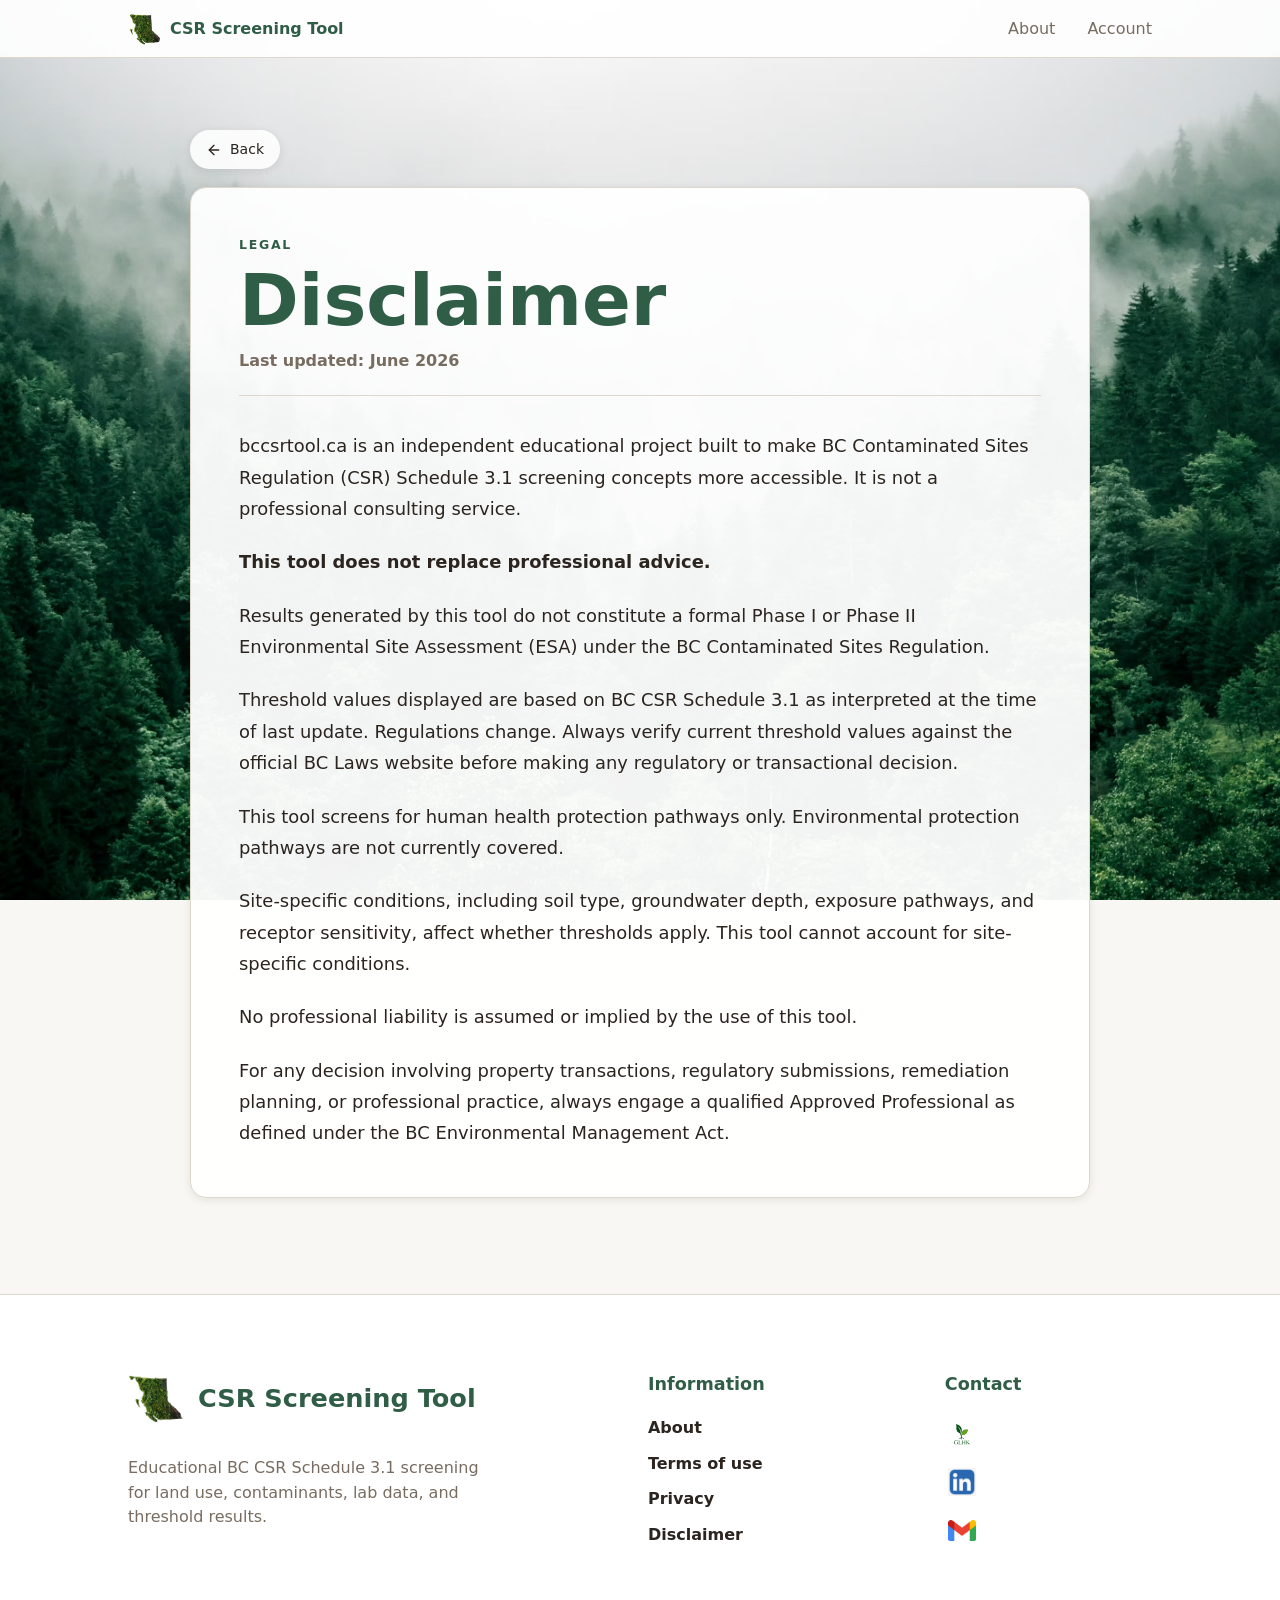
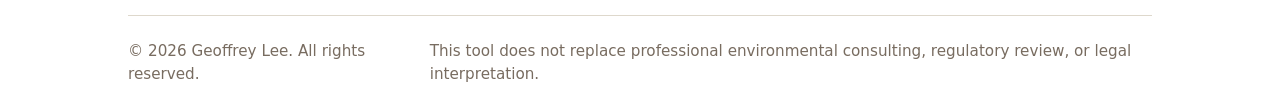
<file: disclaimer.html>
<!DOCTYPE html>
<html lang="en">
  <head>
    <meta charset="UTF-8">
    <meta name="viewport" content="width=device-width, initial-scale=1.0">

    <title>Disclaimer — BC CSR Screening Tool</title>
    <link rel="canonical" href="https://www.bccsrtool.ca/disclaimer.html">
    <link rel="icon" type="image/png" href="/favicon.png">
    <link rel="apple-touch-icon" href="/favicon.png">

    <meta name="description" content="Disclaimer for bccsrtool.ca, an independent educational BC CSR Schedule 3.1 screening project.">
    <meta property="og:title" content="Disclaimer — BC CSR Screening Tool">
    <meta property="og:description" content="Important limitations for using the BC CSR Screening Tool.">
    <meta property="og:image" content="https://www.bccsrtool.ca/assets/images/social-preview-card.jpg">
    <meta property="og:image:secure_url" content="https://www.bccsrtool.ca/assets/images/social-preview-card.jpg">
    <meta property="og:image:type" content="image/jpeg">
    <meta property="og:image:width" content="1200">
    <meta property="og:image:height" content="630">
    <meta property="og:image:alt" content="BC Contaminated Site Regulation Screening Tool">
    <meta property="og:url" content="https://www.bccsrtool.ca/disclaimer.html">
    <meta property="og:type" content="website">
    <meta property="og:site_name" content="BC CSR Screening Tool">
    <meta name="twitter:card" content="summary_large_image">
    <meta name="twitter:title" content="Disclaimer — BC CSR Screening Tool">
    <meta name="twitter:description" content="Important limitations for using the BC CSR Screening Tool.">
    <meta name="twitter:image" content="https://www.bccsrtool.ca/assets/images/social-preview-card.jpg">
    <meta name="twitter:image:alt" content="BC Contaminated Site Regulation Screening Tool">

    <link rel="stylesheet" href="style.css?v=20261018-heading-motion">
  </head>

  <!-- Google tag (gtag.js) -->
  <script async src="https://www.googletagmanager.com/gtag/js?id=G-7GLHKWNV4T"></script>
  <script>
    window.dataLayer = window.dataLayer || [];
    function gtag(){dataLayer.push(arguments);}
    gtag('js', new Date());

    gtag('config', 'G-7GLHKWNV4T');
  </script>
  
  <body class="legal-page">
    <nav class="site-nav">
      <a class="brand" href="index.html" aria-label="BC CSR Screening Tool home">
        <img src="assets/images/logo.png" alt="BC logo">
        <span>CSR Screening Tool</span>
      </a>
      <div class="nav-links">
        <a href="about.html">About</a>
        <a href="account.html">Account</a>
      </div>
    </nav>

    <main class="legal-main">
      <a href="index.html" class="back-link">
        <svg class="icon icon-md" aria-hidden="true"><use href="assets/icons/ui-sprite.svg#arrow-left"></use></svg>
        Back
      </a>

      <article class="legal-card">
        <header class="legal-header">
          <p class="legal-kicker">Legal</p>
          <h1>Disclaimer</h1>
          <p>Last updated: June 2026</p>
        </header>

        <div class="legal-content">
          <p>bccsrtool.ca is an independent educational project built to make BC Contaminated Sites Regulation (CSR) Schedule 3.1 screening concepts more accessible. It is not a professional consulting service.</p>

          <p><strong>This tool does not replace professional advice.</strong></p>

          <p>Results generated by this tool do not constitute a formal Phase I or Phase II Environmental Site Assessment (ESA) under the BC Contaminated Sites Regulation.</p>

          <p>Threshold values displayed are based on BC CSR Schedule 3.1 as interpreted at the time of last update. Regulations change. Always verify current threshold values against the official BC Laws website before making any regulatory or transactional decision.</p>

          <p>This tool screens for human health protection pathways only. Environmental protection pathways are not currently covered.</p>

          <p>Site-specific conditions, including soil type, groundwater depth, exposure pathways, and receptor sensitivity, affect whether thresholds apply. This tool cannot account for site-specific conditions.</p>

          <p>No professional liability is assumed or implied by the use of this tool.</p>

          <p>For any decision involving property transactions, regulatory submissions, remediation planning, or professional practice, always engage a qualified Approved Professional as defined under the BC Environmental Management Act.</p>
        </div>
      </article>
    </main>

    <footer class="site-footer">
      <div class="site-footer__inner">
        <div class="site-footer__brand">
          <a class="site-footer__logo" href="index.html" aria-label="BC CSR Screening Tool home">
            <img src="assets/images/logo.png" alt="BC CSR Screening Tool logo">
            <span>CSR Screening Tool</span>
          </a>
          <p>Educational BC CSR Schedule 3.1 screening for land use, contaminants, lab data, and threshold results.</p>
        </div>

        <nav class="site-footer__column" aria-label="Information">
          <h2>Information</h2>
          <a href="about.html">About</a>
          <a href="termsofuse.html">Terms of use</a>
          <a href="privacypolicy.html">Privacy</a>
          <a href="disclaimer.html">Disclaimer</a>
        </nav>

        <nav class="site-footer__column" aria-label="Contact">
          <h2>Contact</h2>
          <a class="site-footer__icon-link" href="https://geoffreylhk.github.io/geoffreylhk/" target="_blank" rel="noopener" aria-label="Geoffrey Lee’s portfolio">
            <img src="assets/icons/portfolio.svg" alt="">
          </a>
          <a class="site-footer__icon-link" href="https://www.linkedin.com/in/geoffreyleehk/" target="_blank" rel="noopener" aria-label="LinkedIn profile">
            <img src="assets/icons/LinkedIn-logo.jpeg" alt="" aria-hidden="true">
            <span class="sr-only">LinkedIn</span>
          </a>
          <a class="site-footer__icon-link" href="mailto:geoffreylhk@gmail.com" aria-label="Email Geoffrey Lee">
            <img src="assets/icons/Gmail-icon.png" alt="" aria-hidden="true">
            <span class="sr-only">Email</span>
          </a>
        </nav>
      </div>

      <div class="site-footer__bottom">
        <p>&copy; 2026 Geoffrey Lee. All rights reserved.</p>
        <p>This tool does not replace professional environmental consulting, regulatory review, or legal interpretation.</p>
      </div>
    </footer>
  </body>
</html>
</file>
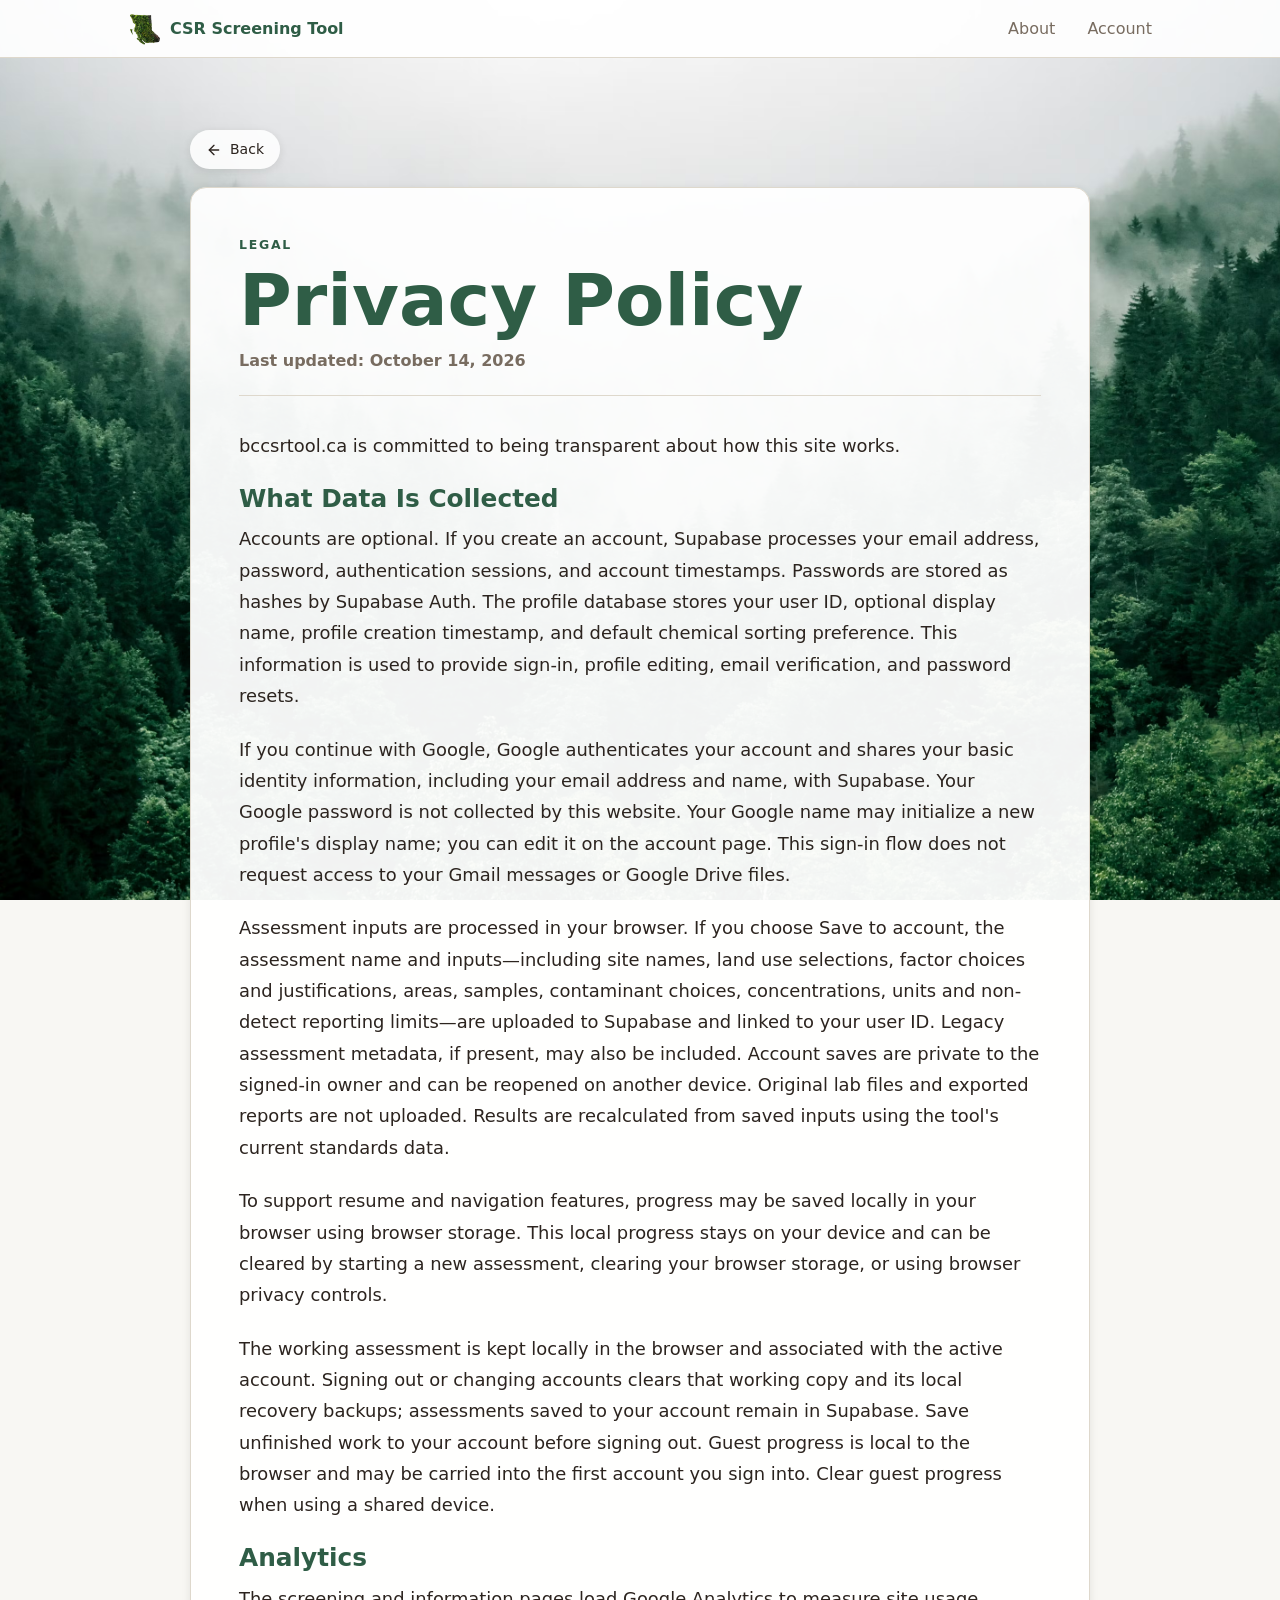
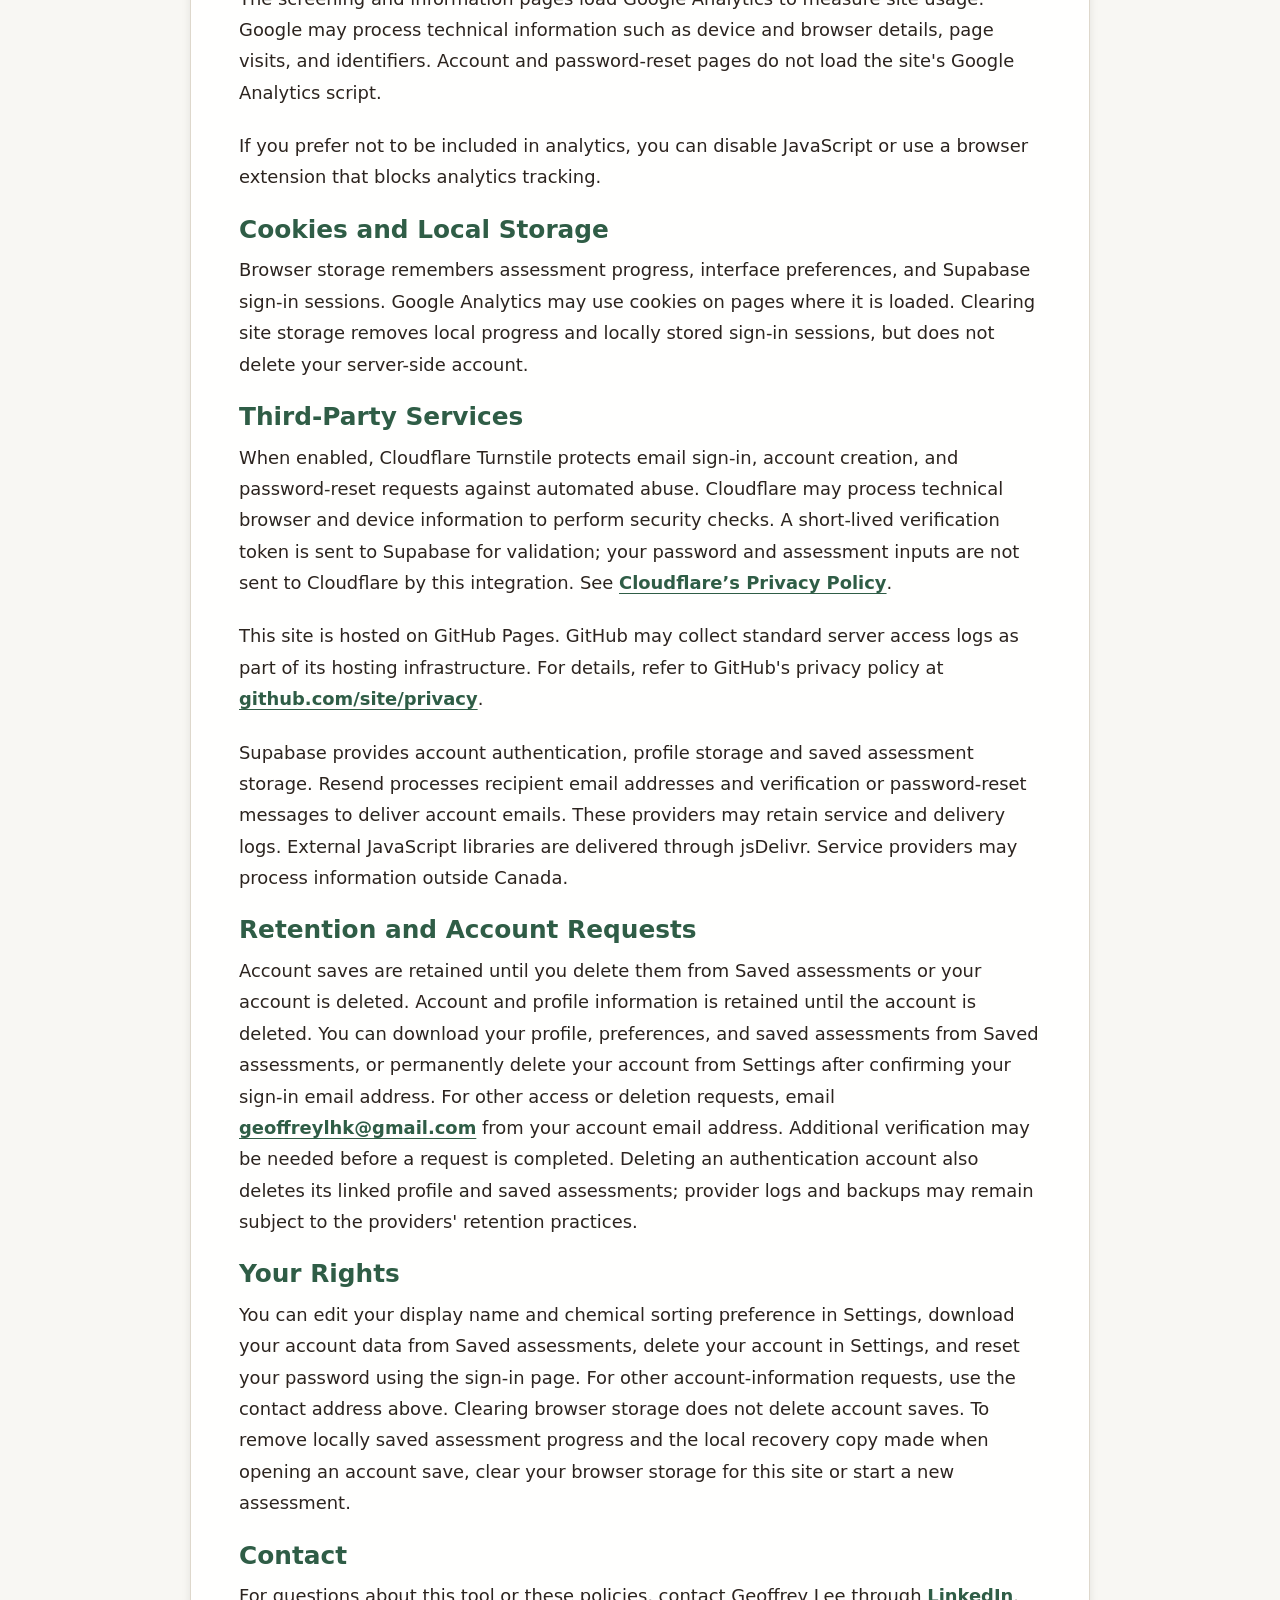
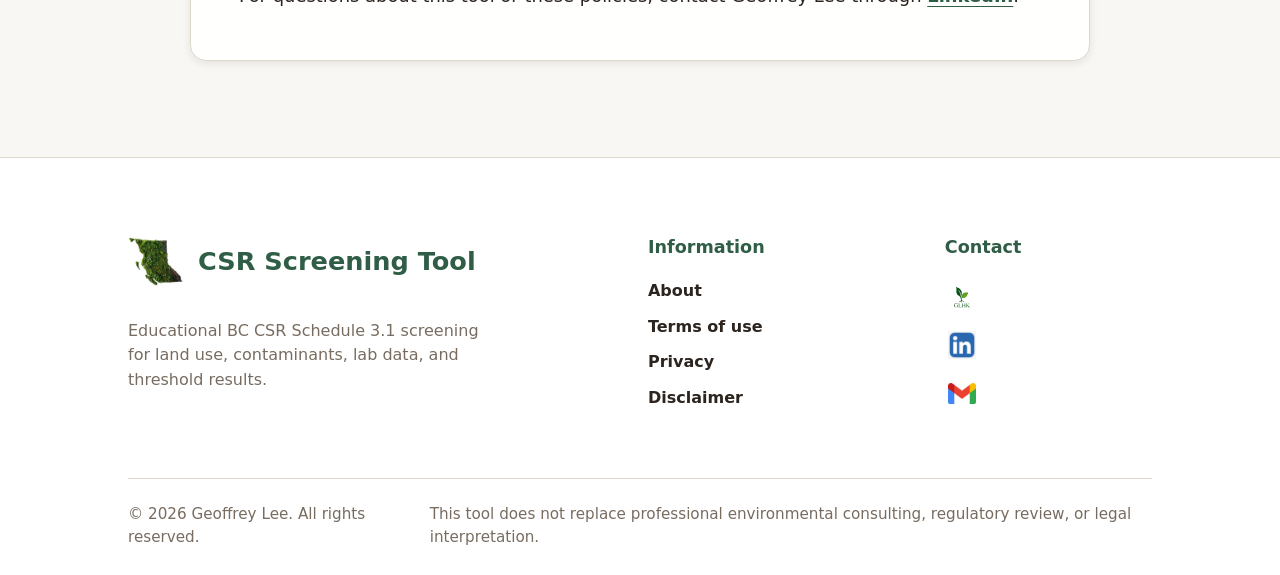
<file: privacypolicy.html>
<!DOCTYPE html>
<html lang="en">
  <head>
    <meta charset="UTF-8">
    <meta name="viewport" content="width=device-width, initial-scale=1.0">

    <title>Privacy Policy — BC CSR Screening Tool</title>
    <link rel="canonical" href="https://www.bccsrtool.ca/privacypolicy.html">
    <link rel="icon" type="image/png" href="/favicon.png">
    <link rel="apple-touch-icon" href="/favicon.png">

    <meta name="description" content="Privacy policy for bccsrtool.ca, including local browser storage and anonymous analytics information.">
    <meta property="og:title" content="Privacy Policy — BC CSR Screening Tool">
    <meta property="og:description" content="How bccsrtool.ca handles assessment inputs, analytics, cookies, local storage, and third-party hosting.">
    <meta property="og:image" content="https://www.bccsrtool.ca/assets/images/social-preview-card.jpg">
    <meta property="og:image:secure_url" content="https://www.bccsrtool.ca/assets/images/social-preview-card.jpg">
    <meta property="og:image:type" content="image/jpeg">
    <meta property="og:image:width" content="1200">
    <meta property="og:image:height" content="630">
    <meta property="og:image:alt" content="BC Contaminated Site Regulation Screening Tool">
    <meta property="og:url" content="https://www.bccsrtool.ca/privacypolicy.html">
    <meta property="og:type" content="website">
    <meta property="og:site_name" content="BC CSR Screening Tool">
    <meta name="twitter:card" content="summary_large_image">
    <meta name="twitter:title" content="Privacy Policy — BC CSR Screening Tool">
    <meta name="twitter:description" content="Privacy information for the BC CSR Screening Tool.">
    <meta name="twitter:image" content="https://www.bccsrtool.ca/assets/images/social-preview-card.jpg">
    <meta name="twitter:image:alt" content="BC Contaminated Site Regulation Screening Tool">

    <link rel="stylesheet" href="style.css?v=20261018-heading-motion">
  </head>

  <!-- Google tag (gtag.js) -->
  <script async src="https://www.googletagmanager.com/gtag/js?id=G-7GLHKWNV4T"></script>
  <script>
    window.dataLayer = window.dataLayer || [];
    function gtag(){dataLayer.push(arguments);}
    gtag('js', new Date());

    gtag('config', 'G-7GLHKWNV4T');
  </script>

  <body class="legal-page">
    <nav class="site-nav">
      <a class="brand" href="index.html" aria-label="BC CSR Screening Tool home">
        <img src="assets/images/logo.png" alt="BC logo">
        <span>CSR Screening Tool</span>
      </a>
      <div class="nav-links">
        <a href="about.html">About</a>
        <a href="account.html">Account</a>
      </div>
    </nav>

    <main class="legal-main">
      <a href="index.html" class="back-link">
        <svg class="icon icon-md" aria-hidden="true"><use href="assets/icons/ui-sprite.svg#arrow-left"></use></svg>
        Back
      </a>

      <article class="legal-card">
        <header class="legal-header">
          <p class="legal-kicker">Legal</p>
          <h1>Privacy Policy</h1>
          <p>Last updated: October 14, 2026</p>
        </header>

        <div class="legal-content">
          <p>bccsrtool.ca is committed to being transparent about how this site works.</p>

          <h2>What Data Is Collected</h2>
          <p>Accounts are optional. If you create an account, Supabase processes your email address, password, authentication sessions, and account timestamps. Passwords are stored as hashes by Supabase Auth. The profile database stores your user ID, optional display name, profile creation timestamp, and default chemical sorting preference. This information is used to provide sign-in, profile editing, email verification, and password resets.</p>
          <p>If you continue with Google, Google authenticates your account and shares your basic identity information, including your email address and name, with Supabase. Your Google password is not collected by this website. Your Google name may initialize a new profile's display name; you can edit it on the account page. This sign-in flow does not request access to your Gmail messages or Google Drive files.</p>

          <p>Assessment inputs are processed in your browser. If you choose Save to account, the assessment name and inputs—including site names, land use selections, factor choices and justifications, areas, samples, contaminant choices, concentrations, units and non-detect reporting limits—are uploaded to Supabase and linked to your user ID. Legacy assessment metadata, if present, may also be included. Account saves are private to the signed-in owner and can be reopened on another device. Original lab files and exported reports are not uploaded. Results are recalculated from saved inputs using the tool's current standards data.</p>

          <p>To support resume and navigation features, progress may be saved locally in your browser using browser storage. This local progress stays on your device and can be cleared by starting a new assessment, clearing your browser storage, or using browser privacy controls.</p>

          <p>The working assessment is kept locally in the browser and associated with the active account. Signing out or changing accounts clears that working copy and its local recovery backups; assessments saved to your account remain in Supabase. Save unfinished work to your account before signing out. Guest progress is local to the browser and may be carried into the first account you sign into. Clear guest progress when using a shared device.</p>

          <h2>Analytics</h2>
          <p>The screening and information pages load Google Analytics to measure site usage. Google may process technical information such as device and browser details, page visits, and identifiers. Account and password-reset pages do not load the site's Google Analytics script.</p>

          <p>If you prefer not to be included in analytics, you can disable JavaScript or use a browser extension that blocks analytics tracking.</p>

          <h2>Cookies and Local Storage</h2>
          <p>Browser storage remembers assessment progress, interface preferences, and Supabase sign-in sessions. Google Analytics may use cookies on pages where it is loaded. Clearing site storage removes local progress and locally stored sign-in sessions, but does not delete your server-side account.</p>

          <h2>Third-Party Services</h2>
          <p>When enabled, Cloudflare Turnstile protects email sign-in, account creation, and password-reset requests against automated abuse. Cloudflare may process technical browser and device information to perform security checks. A short-lived verification token is sent to Supabase for validation; your password and assessment inputs are not sent to Cloudflare by this integration. See <a href="https://www.cloudflare.com/privacypolicy/" target="_blank" rel="noopener">Cloudflare’s Privacy Policy</a>.</p>
          <p>This site is hosted on GitHub Pages. GitHub may collect standard server access logs as part of its hosting infrastructure. For details, refer to GitHub's privacy policy at <a href="https://github.com/site/privacy" target="_blank" rel="noopener">github.com/site/privacy</a>.</p>

          <p>Supabase provides account authentication, profile storage and saved assessment storage. Resend processes recipient email addresses and verification or password-reset messages to deliver account emails. These providers may retain service and delivery logs. External JavaScript libraries are delivered through jsDelivr. Service providers may process information outside Canada.</p>

          <h2>Retention and Account Requests</h2>
          <p>Account saves are retained until you delete them from Saved assessments or your account is deleted. Account and profile information is retained until the account is deleted. You can download your profile, preferences, and saved assessments from Saved assessments, or permanently delete your account from Settings after confirming your sign-in email address. For other access or deletion requests, email <a href="mailto:geoffreylhk@gmail.com">geoffreylhk@gmail.com</a> from your account email address. Additional verification may be needed before a request is completed. Deleting an authentication account also deletes its linked profile and saved assessments; provider logs and backups may remain subject to the providers' retention practices.</p>

          <h2>Your Rights</h2>
          <p>You can edit your display name and chemical sorting preference in Settings, download your account data from Saved assessments, delete your account in Settings, and reset your password using the sign-in page. For other account-information requests, use the contact address above. Clearing browser storage does not delete account saves. To remove locally saved assessment progress and the local recovery copy made when opening an account save, clear your browser storage for this site or start a new assessment.</p>

          <h2>Contact</h2>
          <p>For questions about this tool or these policies, contact Geoffrey Lee through <a href="https://www.linkedin.com/in/geoffreyleehk/" target="_blank" rel="noopener">LinkedIn</a>.</p>
        </div>
      </article>
    </main>

    <footer class="site-footer">
      <div class="site-footer__inner">
        <div class="site-footer__brand">
          <a class="site-footer__logo" href="index.html" aria-label="BC CSR Screening Tool home">
            <img src="assets/images/logo.png" alt="BC CSR Screening Tool logo">
            <span>CSR Screening Tool</span>
          </a>
          <p>Educational BC CSR Schedule 3.1 screening for land use, contaminants, lab data, and threshold results.</p>
        </div>

        <nav class="site-footer__column" aria-label="Information">
          <h2>Information</h2>
          <a href="about.html">About</a>
          <a href="termsofuse.html">Terms of use</a>
          <a href="privacypolicy.html">Privacy</a>
          <a href="disclaimer.html">Disclaimer</a>
        </nav>

        <nav class="site-footer__column" aria-label="Contact">
          <h2>Contact</h2>
          <a class="site-footer__icon-link" href="https://geoffreylhk.github.io/geoffreylhk/" target="_blank" rel="noopener" aria-label="Geoffrey Lee’s portfolio">
            <img src="assets/icons/portfolio.svg" alt="">
          </a>
          <a class="site-footer__icon-link" href="https://www.linkedin.com/in/geoffreyleehk/" target="_blank" rel="noopener" aria-label="LinkedIn profile">
            <img src="assets/icons/LinkedIn-logo.jpeg" alt="" aria-hidden="true">
            <span class="sr-only">LinkedIn</span>
          </a>
          <a class="site-footer__icon-link" href="mailto:geoffreylhk@gmail.com" aria-label="Email Geoffrey Lee">
            <img src="assets/icons/Gmail-icon.png" alt="" aria-hidden="true">
            <span class="sr-only">Email</span>
          </a>
        </nav>
      </div>

      <div class="site-footer__bottom">
        <p>&copy; 2026 Geoffrey Lee. All rights reserved.</p>
        <p>This tool does not replace professional environmental consulting, regulatory review, or legal interpretation.</p>
      </div>
    </footer>
  </body>
</html>
</file>
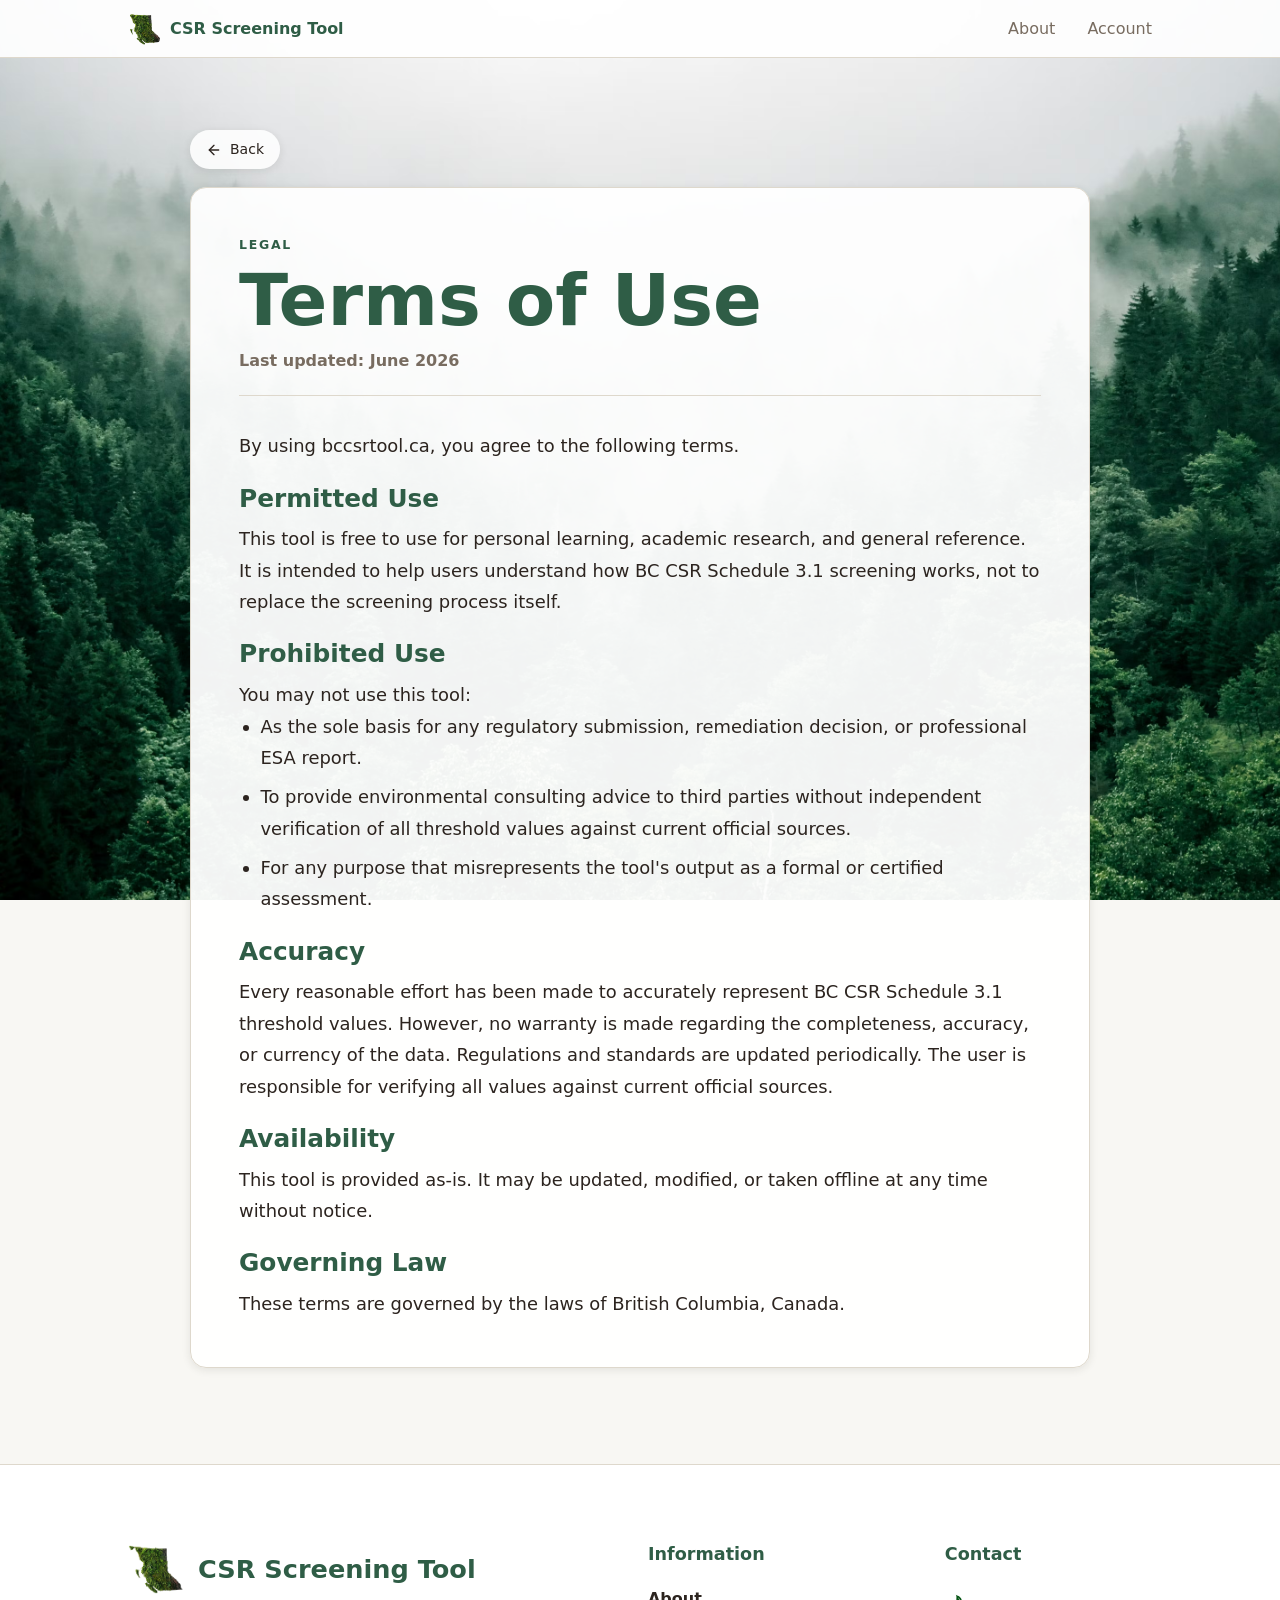
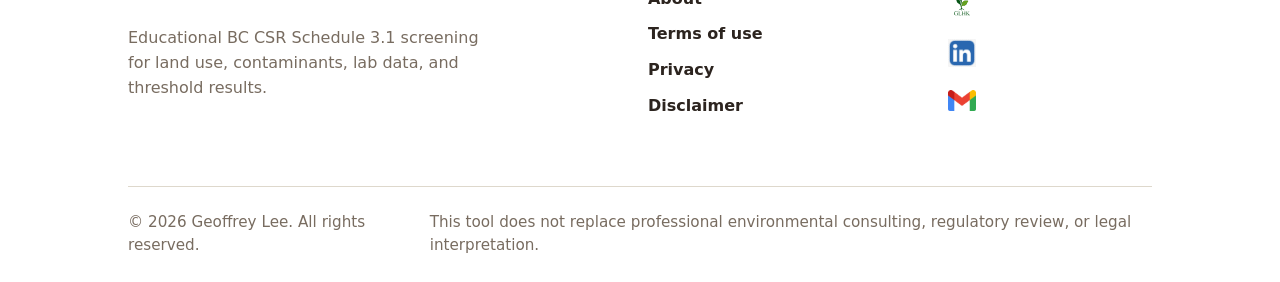
<file: termsofuse.html>
<!DOCTYPE html>
<html lang="en">
  <head>
    <meta charset="UTF-8">
    <meta name="viewport" content="width=device-width, initial-scale=1.0">

    <title>Terms of Use — BC CSR Screening Tool</title>
    <link rel="canonical" href="https://www.bccsrtool.ca/termsofuse.html">
    <link rel="icon" type="image/png" href="/favicon.png">
    <link rel="apple-touch-icon" href="/favicon.png">

    <meta name="description" content="Terms of use for bccsrtool.ca, an educational BC CSR Schedule 3.1 screening tool.">
    <meta property="og:title" content="Terms of Use — BC CSR Screening Tool">
    <meta property="og:description" content="Permitted use, prohibited use, accuracy, availability, and governing law for bccsrtool.ca.">
    <meta property="og:image" content="https://www.bccsrtool.ca/assets/images/social-preview-card.jpg">
    <meta property="og:image:secure_url" content="https://www.bccsrtool.ca/assets/images/social-preview-card.jpg">
    <meta property="og:image:type" content="image/jpeg">
    <meta property="og:image:width" content="1200">
    <meta property="og:image:height" content="630">
    <meta property="og:image:alt" content="BC Contaminated Site Regulation Screening Tool">
    <meta property="og:url" content="https://www.bccsrtool.ca/termsofuse.html">
    <meta property="og:type" content="website">
    <meta property="og:site_name" content="BC CSR Screening Tool">
    <meta name="twitter:card" content="summary_large_image">
    <meta name="twitter:title" content="Terms of Use — BC CSR Screening Tool">
    <meta name="twitter:description" content="Terms for using the BC CSR Screening Tool.">
    <meta name="twitter:image" content="https://www.bccsrtool.ca/assets/images/social-preview-card.jpg">
    <meta name="twitter:image:alt" content="BC Contaminated Site Regulation Screening Tool">

    <link rel="stylesheet" href="style.css?v=20261018-heading-motion">
  </head>

  <!-- Google tag (gtag.js) -->
  <script async src="https://www.googletagmanager.com/gtag/js?id=G-7GLHKWNV4T"></script>
  <script>
    window.dataLayer = window.dataLayer || [];
    function gtag(){dataLayer.push(arguments);}
    gtag('js', new Date());

    gtag('config', 'G-7GLHKWNV4T');
  </script>

  <body class="legal-page">
    <nav class="site-nav">
      <a class="brand" href="index.html" aria-label="BC CSR Screening Tool home">
        <img src="assets/images/logo.png" alt="BC logo">
        <span>CSR Screening Tool</span>
      </a>
      <div class="nav-links">
        <a href="about.html">About</a>
        <a href="account.html">Account</a>
      </div>
    </nav>

    <main class="legal-main">
      <a href="index.html" class="back-link">
        <svg class="icon icon-md" aria-hidden="true"><use href="assets/icons/ui-sprite.svg#arrow-left"></use></svg>
        Back
      </a>

      <article class="legal-card">
        <header class="legal-header">
          <p class="legal-kicker">Legal</p>
          <h1>Terms of Use</h1>
          <p>Last updated: June 2026</p>
        </header>

        <div class="legal-content">
          <p>By using bccsrtool.ca, you agree to the following terms.</p>

          <h2>Permitted Use</h2>
          <p>This tool is free to use for personal learning, academic research, and general reference. It is intended to help users understand how BC CSR Schedule 3.1 screening works, not to replace the screening process itself.</p>

          <h2>Prohibited Use</h2>
          <p>You may not use this tool:</p>
          <ul>
            <li>As the sole basis for any regulatory submission, remediation decision, or professional ESA report.</li>
            <li>To provide environmental consulting advice to third parties without independent verification of all threshold values against current official sources.</li>
            <li>For any purpose that misrepresents the tool's output as a formal or certified assessment.</li>
          </ul>

          <h2>Accuracy</h2>
          <p>Every reasonable effort has been made to accurately represent BC CSR Schedule 3.1 threshold values. However, no warranty is made regarding the completeness, accuracy, or currency of the data. Regulations and standards are updated periodically. The user is responsible for verifying all values against current official sources.</p>

          <h2>Availability</h2>
          <p>This tool is provided as-is. It may be updated, modified, or taken offline at any time without notice.</p>

          <h2>Governing Law</h2>
          <p>These terms are governed by the laws of British Columbia, Canada.</p>
        </div>
      </article>
    </main>

    <footer class="site-footer">
      <div class="site-footer__inner">
        <div class="site-footer__brand">
          <a class="site-footer__logo" href="index.html" aria-label="BC CSR Screening Tool home">
            <img src="assets/images/logo.png" alt="BC CSR Screening Tool logo">
            <span>CSR Screening Tool</span>
          </a>
          <p>Educational BC CSR Schedule 3.1 screening for land use, contaminants, lab data, and threshold results.</p>
        </div>

        <nav class="site-footer__column" aria-label="Information">
          <h2>Information</h2>
          <a href="about.html">About</a>
          <a href="termsofuse.html">Terms of use</a>
          <a href="privacypolicy.html">Privacy</a>
          <a href="disclaimer.html">Disclaimer</a>
        </nav>

        <nav class="site-footer__column" aria-label="Contact">
          <h2>Contact</h2>
          <a class="site-footer__icon-link" href="https://geoffreylhk.github.io/geoffreylhk/" target="_blank" rel="noopener" aria-label="Geoffrey Lee’s portfolio">
            <img src="assets/icons/portfolio.svg" alt="">
          </a>
          <a class="site-footer__icon-link" href="https://www.linkedin.com/in/geoffreyleehk/" target="_blank" rel="noopener" aria-label="LinkedIn profile">
            <img src="assets/icons/LinkedIn-logo.jpeg" alt="" aria-hidden="true">
            <span class="sr-only">LinkedIn</span>
          </a>
          <a class="site-footer__icon-link" href="mailto:geoffreylhk@gmail.com" aria-label="Email Geoffrey Lee">
            <img src="assets/icons/Gmail-icon.png" alt="" aria-hidden="true">
            <span class="sr-only">Email</span>
          </a>
        </nav>
      </div>

      <div class="site-footer__bottom">
        <p>&copy; 2026 Geoffrey Lee. All rights reserved.</p>
        <p>This tool does not replace professional environmental consulting, regulatory review, or legal interpretation.</p>
      </div>
    </footer>
  </body>
</html>
</file>
<file: style.css>
:root {
  --bg: #f8f7f3;
  --surface: #ffffff;
  --surface-soft: #f1eee7;
  --surface-muted: #ece8df;
  --border: #ded8cc;
  --border-strong: #c7bcad;
  --primary: #2f5d46;
  --primary-dark: #244936;
  --primary-soft: #e7f1eb;
  --text: #2c241f;
  --text-muted: #786c60;
  --warning-bg: #f8ebe3;
  --warning-border: #e7b595;
  --warning-text: #8a4a23;
  --danger: #b33a2f;
  --success: #25834c;
  --success-bg: #ecfbf1;
  --review-bg: #fff6d7;
  --shadow: 0 2px 8px rgba(44, 36, 31, 0.1);
  --app-width: 1024px;
  --landing-width: 672px;
  --narrow-width: 576px;
  --medium-width: 768px;
  --about-width: 960px;
  --selected-width: 208px;
}

html.dark {
  --bg: #1d1815;
  --surface: #28211d;
  --surface-soft: #342b25;
  --surface-muted: #3b312a;
  --border: #463b33;
  --border-strong: #5b4d42;
  --primary: #72b68b;
  --primary-dark: #8fcaa2;
  --primary-soft: #20382b;
  --text: #f0ebe4;
  --text-muted: #b6a99b;
  --warning-bg: #38291f;
  --warning-border: #7e5432;
  --warning-text: #f0b06b;
  --danger: #f06f63;
  --success: #75c991;
  --success-bg: #173423;
  --review-bg: #3b321b;
  --shadow: 0 2px 10px rgba(0, 0, 0, 0.28);
  color-scheme: dark;
}

* {
  box-sizing: border-box;
}

html {
  min-width: 320px;
}

body {
  margin: 0;
  min-height: 100vh;
  background-color: var(--bg);
  background-image: url("assets/images/background-image.avif");
  background-position: center;
  background-size: cover;
  background-repeat: no-repeat;
  background-attachment: fixed;
  color: var(--text);
  font-family: Inter, ui-sans-serif, system-ui, -apple-system, BlinkMacSystemFont, "Segoe UI", sans-serif;
  line-height: 1.5;
}

body.landing-page {
  background-color: #06261b;
  background-image: none;
}

@media (max-width: 1024px) {
  body:not(.landing-page) {
    background-image:
      linear-gradient(180deg, rgba(237, 243, 240, 0.96) 0%, rgba(248, 247, 243, 0.98) 340px, var(--bg) 100%);
    background-position: center top;
    background-size: 100% 100%;
    background-repeat: no-repeat;
    background-attachment: scroll;
  }
}

body:not(.about-page) {
  display: flex;
  flex-direction: column;
}

a {
  color: inherit;
}

button,
input,
select {
  font: inherit;
}

button {
  cursor: pointer;
}

.site-nav {
  display: grid;
  grid-template-columns: minmax(24px, 1fr) minmax(0, var(--app-width)) minmax(24px, 1fr);
  align-items: center;
  width: 100%;
  height: 58px;
  padding: 0;
  background: rgba(255, 255, 255, 0.92);
  border-bottom: 1px solid var(--border);
}

.brand {
  grid-column: 2;
  grid-row: 1;
  justify-self: start;
  display: inline-flex;
  align-items: center;
  gap: 10px;
  color: var(--primary);
  font-weight: 700;
  text-decoration: none;
}

.brand img {
  width: 32px;
  height: 32px;
  border-radius: 7px;
  object-fit: cover;
}

.nav-links {
  grid-column: 2;
  grid-row: 1;
  justify-self: end;
  display: flex;
  align-items: center;
  gap: 32px;
}

.nav-links a,
.about-link,
.back-link,
.resource-section a {
  color: var(--text-muted);
  text-decoration: none;
}

.nav-links a:hover,
.about-link:hover,
.back-link:hover,
.resource-section a:hover {
  color: var(--primary);
}

.theme-toggle {
  display: inline-grid;
  place-items: center;
  width: 32px;
  height: 32px;
  border: 0;
  border-radius: 7px;
  background: transparent;
  color: var(--text-muted);
  transition: background-color 0.15s ease, color 0.15s ease;
}

.theme-toggle:hover {
  background: var(--surface-soft);
  color: var(--text);
}

.theme-toggle .sun-icon,
html.dark .theme-toggle .moon-icon {
  display: none;
}

html.dark .theme-toggle .sun-icon {
  display: block;
}

.icon {
  display: inline-block;
  width: 1em;
  height: 1em;
  flex: 0 0 auto;
  fill: none;
  stroke: currentColor;
  stroke-width: 2;
  stroke-linecap: round;
  stroke-linejoin: round;
}

.icon-sm {
  width: 0.875rem;
  height: 0.875rem;
}

.icon-md {
  width: 1rem;
  height: 1rem;
}

.icon-lg {
  width: 1.25rem;
  height: 1.25rem;
}

.icon-xl {
  width: 1.75rem;
  height: 1.75rem;
}

.with-icon {
  display: inline-flex;
  align-items: center;
  gap: 8px;
}

.landing {
  position: relative;
  isolation: isolate;
  flex: 1;
  width: 100%;
  margin: 0;
  padding: 0 0 20px;
  display: grid;
  gap: 20px;
  min-height: calc(100vh - 58px);
  background:
    linear-gradient(180deg, rgba(4, 31, 23, 0.04) 0%, rgba(4, 31, 23, 0.08) 38%, rgba(4, 31, 23, 0.58) 72%, rgba(4, 31, 23, 0.72) 100%),
    linear-gradient(90deg, rgba(4, 31, 23, 0.84) 0%, rgba(4, 31, 23, 0.68) 34%, rgba(4, 31, 23, 0.16) 72%, rgba(4, 31, 23, 0.08) 100%),
    url("assets/images/landing-sampling-extended.jpg") 65% top / cover no-repeat;
}

.landing-mobile-break {
  display: none;
}

.landing-cinematic-hero {
  position: relative;
  min-height: clamp(300px, 23vw, 400px);
  overflow: hidden;
  isolation: isolate;
  background: transparent;
}

.landing-hero-copy {
  position: relative;
  z-index: 2;
  display: grid;
  gap: 14px;
  align-content: start;
  min-height: inherit;
  padding: clamp(42px, 4.6vw, 68px) clamp(28px, 6vw, 104px) clamp(30px, 3.2vw, 44px);
}

.landing-hero-copy h1 {
  min-width: 0;
  max-width: 600px;
  margin: 0;
  color: #f8f7f3;
  font-family: Georgia, "Times New Roman", serif;
  font-size: clamp(2.05rem, 3.05vw, 3.75rem);
  font-weight: 700;
  line-height: 1.1;
  letter-spacing: -0.018em;
  overflow-wrap: break-word;
}

.landing-hero-copy p {
  max-width: 510px;
  margin: 0;
  color: rgba(248, 247, 243, 0.88);
  font-size: clamp(0.95rem, 1.25vw, 1.08rem);
  line-height: 1.55;
}

.landing-image-credit {
  align-self: end;
  justify-self: end;
  width: min(540px, calc(100% - 48px));
  margin: 0 clamp(24px, 4vw, 56px) 0 24px;
  color: #f8f7f3;
  font-size: 6px;
  line-height: 1.5;
  text-align: right;
}

.landing-image-credit a {
  color: rgba(248, 247, 243, 0.94);
  font-weight: 700;
  text-decoration: underline;
  text-decoration-thickness: 1px;
  text-underline-offset: 2px;
}

.landing-image-credit a:hover,
.landing-image-credit a:focus-visible {
  color: #fff;
}

.landing-start-panel {
  display: grid;
  grid-template-columns: minmax(280px, 0.95fr) minmax(320px, 1fr);
  align-items: center;
  width: min(calc(100% - 48px), 1120px);
  margin: 0 auto;
  padding: 0 0 14px;
  gap: clamp(28px, 5vw, 72px);
  color: #f8f7f3;
  text-align: left;
}

.landing-flow {
  display: grid;
  gap: 28px;
  min-width: 0;
}

.landing-flow h2 {
  margin: 0;
  color: #fff;
  font-size: clamp(0.95rem, 1.45vw, 1.15rem);
  font-weight: 800;
  letter-spacing: 0.12em;
  text-transform: uppercase;
}

.landing-flow-list {
  position: relative;
  display: grid;
  gap: 12px;
  margin: 0;
  padding: 0;
  list-style: none;
}

.landing-flow-list::before {
  content: "";
  position: absolute;
  top: 20px;
  bottom: 20px;
  left: 20px;
  width: 1px;
  background: rgba(248, 247, 243, 0.23);
}

.landing-flow-step {
  position: relative;
  z-index: 1;
  display: grid;
  grid-template-columns: 40px minmax(0, 1fr);
  align-items: center;
  gap: 16px;
}

.landing-flow-icon {
  display: grid;
  place-items: center;
  font-size: 1rem;
  font-weight: 700;
  width: 40px;
  height: 40px;
  border: 1px solid rgba(248, 247, 243, 0.28);
  border-radius: 50%;
  background: rgba(255, 255, 255, 0.08);
  color: #f8f7f3;
  backdrop-filter: blur(4px);
}

.landing-flow-step strong,
.landing-flow-step small {
  display: block;
}

.landing-flow-step strong {
  color: #fff;
  font-weight: 400;
  font-size: clamp(0.95rem, 1.45vw, 1.15rem);
  line-height: 1.25;
}

.landing-flow-step small {
  margin-top: 2px;
  color: rgba(255, 255, 255, 0.9);
  font-size: clamp(0.85rem, 1.15vw, 0.9rem);
  line-height: 1.35;
}

.landing-start-actions {
  display: grid;
  gap: 26px;
  justify-items: center;
  justify-self: center;
  width: 100%;
  min-width: 0;
  padding-left: clamp(24px, 4vw, 56px);
}

.landing-start-panel .agreement-card {
  justify-self: center;
  width: min(100%, 500px);
  padding: 0;
  border: 0;
  background: transparent;
  box-shadow: none;
  color: rgba(248, 247, 243, 0.86);
  font-size: clamp(1rem, 1.4vw, 1.18rem);
  line-height: 1.5;
}

.landing-start-panel .agreement-card input {
  width: 24px;
  height: 24px;
  margin-top: 4px;
  accent-color: var(--primary);
}

.landing-start-panel .required-star {
  top: -18px;
  right: 0;
}

.landing-start-panel .educational-term {
  position: static;
  color: #f8f7f3;
  text-decoration-color: rgba(248, 247, 243, 0.56);
}

.landing-start-panel .educational-term::after {
  width: min(100%, 560px);
}

@media (max-width: 768px) {
  .landing-page .site-nav {
    grid-template-columns: minmax(0, 1fr) auto;
    column-gap: 16px;
  }

  .landing-page .brand {
    grid-column: 1;
    min-width: 0;
  }

  .landing-page .brand span {
    display: none;
  }

  .landing-page .nav-links {
    gap: 24px;
  }

  .landing {
    --landing-photo-height: clamp(570px, 160vw, 760px);
    align-content: start;
    gap: 26px;
    padding-bottom: 24px;
    background-color: #041f17;
    background-image:
      linear-gradient(180deg, rgba(4, 31, 23, 0) 0%, rgba(4, 31, 23, 0.08) 32%, rgba(4, 31, 23, 0.74) 56%, rgba(4, 31, 23, 0.96) 84%, #041f17 100%),
      url("assets/images/landing-sampling-extended.jpg");
    background-position: center top, 78% top;
    background-size: 100% var(--landing-photo-height), auto var(--landing-photo-height);
    background-repeat: no-repeat;
  }

  .landing-cinematic-hero {
    min-height: 0;
  }

  .landing-hero-copy {
    min-height: auto;
    max-width: none;
    width: 100%;
    padding: clamp(320px, 90vw, 420px) 24px 0;
    background: transparent;
  }

  .landing-hero-copy h1 {
    max-width: none;
    font-size: clamp(1.9rem, 9vw, 2.6rem);
  }

  .landing-mobile-break {
    display: inline;
  }

  .landing-hero-copy p {
    max-width: 34rem;
    font-size: 0.98rem;
  }

  .landing-image-credit {
    justify-self: center;
    width: min(calc(100% - 48px), var(--landing-width));
    margin: 0;
    padding: 0;
    background: transparent;
    color: #f8f7f3;
    text-align: left;
  }

  .landing-start-panel {
    width: min(calc(100% - 48px), var(--landing-width));
    grid-template-columns: 1fr;
    gap: 24px;
    padding: 0 0 18px;
    color: #f8f7f3;
  }

  .landing-flow h2 {
    color: #fff;
  }

  .landing-flow-icon {
    border-color: rgba(248, 247, 243, 0.4);
    background: rgba(47, 93, 70, 0.35);
    color: #fff;
  }

  .landing-flow-step strong {
    color: #fff;
  }

  .landing-flow-step small {
    color: var(--text-muted);
  }

  .landing-start-actions {
    width: min(100%, 500px);
    margin-inline: auto;
    padding-left: 0;
    border-left: 0;
  }

  .landing-flow-list {
    grid-template-columns: repeat(auto-fit, minmax(min(100%, 9rem), 1fr));
    gap: 16px 12px;
  }

  .landing-flow-list::before {
    display: none;
  }

  .landing-flow-step {
    grid-template-columns: 32px minmax(0, 1fr);
    gap: 10px;
    align-items: center;
  }

  .landing-flow-step strong {
    overflow-wrap: anywhere;
    line-height: 1.4;
  }

  .landing-flow-icon {
    width: 32px;
    height: 32px;
  }

  .landing-flow h2,
  .landing-flow-step strong {
    font-size: 0.92rem;
  }

  .landing-flow-step small {
    font-size: 0.75rem;
    line-height: 1.25;
  }

  .landing-start-panel .agreement-card {
    width: 100%;
    color: #f8f7f3;
  }

  .landing-start-panel .educational-term {
    color: #fff;
    text-decoration-color: rgba(248, 247, 243, 0.56);
  }

  .landing-start-panel .learn-more-link {
    color: #fff;
  }

  .landing-start-panel .required-star {
    top: -16px;
  }
}

.hero-mark {
  display: grid;
  place-items: center;
  width: 56px;
  height: 56px;
  border-radius: 12px;
  background: var(--primary-soft);
  color: var(--primary);
  font-weight: 700;
  font-size: 1.25rem;
}

h1,
h2,
h3,
p {
  margin-top: 0;
}

h1 {
  margin-bottom: 0;
  color: var(--primary);
  font-size: 2.25rem;
  line-height: 1.1;
  font-weight: 700;
}

.page-header h1,
.results-heading h1 {
  margin-bottom: 4px;
  font-size: 1.5rem;
  line-height: 1.25;
}

.subtitle {
  margin-bottom: 0;
  color: #000000;
  font-size: 0.875rem;
  line-height: 1.55;
}

.report-date {
  margin: 6px 0 0;
  color: var(--text-muted);
  font-size: 0.75rem;
  font-weight: 700;
}

.results-heading .subtitle,
.results-heading .report-date {
  color: var(--text);
}

.notice-card,
.agreement-card,
.card,
.info-card,
.table-card,
.summary-card,
.selected-panel,
.recommendation-card {
  background: var(--surface);
  border: 1px solid var(--border);
  border-radius: 8px;
  box-shadow: var(--shadow);
}

.notice-card {
  width: 100%;
  padding: 20px;
  text-align: left;
  background: var(--warning-bg);
  border-color: var(--warning-border);
}

.notice-card h2 {
  display: flex;
  align-items: center;
  gap: 8px;
  margin-bottom: 10px;
  color: var(--warning-text);
  font-size: 1.05rem;
}

.notice-card p:last-child {
  margin-bottom: 0;
}

.agreement-card {
  position: relative;
  width: 100%;
  display: flex;
  align-items: flex-start;
  gap: 14px;
  padding: 20px;
  text-align: left;
  color: var(--text);
}

.required-star {
  position: absolute;
  top: 10px;
  right: 12px;
  color: #d7342a;
  font-size: 1.2rem;
  font-weight: 800;
  line-height: 1;
}

.agreement-card input {
  width: 20px;
  height: 20px;
  margin-top: 3px;
  accent-color: var(--primary);
  flex: 0 0 auto;
}

.educational-term {
  position: relative;
  display: inline-flex;
  color: var(--primary);
  font-weight: 750;
  text-decoration: underline;
  text-decoration-style: dotted;
  text-underline-offset: 4px;
  cursor: help;
}

.educational-term::after {
  content: attr(data-tooltip);
  position: absolute;
  left: 50%;
  bottom: calc(100% + 12px);
  z-index: 30;
  width: min(560px, calc(100vw - 48px));
  padding: 18px 20px;
  border: 1px solid var(--warning-border);
  border-radius: 8px;
  background: var(--warning-bg);
  color: var(--text);
  font-size: 0.88rem;
  font-weight: 600;
  line-height: 1.5;
  text-align: left;
  text-decoration: none;
  box-shadow: 0 18px 48px rgba(44, 36, 31, 0.18);
  opacity: 0;
  pointer-events: none;
  transform: translate(-50%, 8px);
  transition: opacity 0.16s ease, transform 0.16s ease;
}

.educational-term:hover::after,
.educational-term:focus-visible::after {
  opacity: 1;
  transform: translate(-50%, 0);
}

.primary-action,
.secondary-action {
  display: inline-flex;
  align-items: center;
  justify-content: center;
  gap: 8px;
  min-height: 46px;
  border-radius: 7px;
  padding: 0 24px;
  font-weight: 600;
  text-decoration: none;
  transition: background-color 0.15s ease, border-color 0.15s ease, color 0.15s ease, opacity 0.15s ease;
}

.primary-action {
  border: 1px solid var(--primary);
  background: var(--primary);
  color: #fff;
}

.primary-action:hover:not(:disabled) {
  background: var(--primary-dark);
  border-color: var(--primary-dark);
}

.secondary-action {
  border: 1px solid var(--border-strong);
  background: var(--surface);
  color: var(--text);
}

.secondary-action:hover {
  background: var(--surface-soft);
}

html.dark .secondary-action:hover {
  background: var(--surface-muted);
}

.primary-action:disabled,
.secondary-action:disabled {
  opacity: 0.45;
  cursor: not-allowed;
}

.form-group[hidden], #resumeBtn[hidden], #createAccountLink[hidden] {
  display: none !important;
}

.landing .primary-action {
  width: min(100%, 320px);
  min-height: 48px;
  margin-top: -4px;
  background: #2f5d46;
  border-color: #2f5d46;
  color: #fff;
}

.landing .primary-action:hover:not(:disabled) {
  background: #244936;
  border-color: #244936;
}

.landing .primary-action:disabled {
  opacity: 1;
  border-color: #9fb3a8;
  background: #9fb3a8;
  color: #244936;
}

.landing .secondary-action:disabled {
  opacity: 1;
  border-color: #9fb3a8;
  background: #9fb3a8;
  color: #244936;
}

.compact-action {
  min-height: 40px;
  padding: 0 16px;
  white-space: nowrap;
  font-size: 0.95rem;
}

#expandBtn {
  width: 172px;
}

footer {
  margin-top: auto;
}

.site-footer {
  border-top: 1px solid var(--border);
  padding: clamp(44px, 6vw, 76px) 24px 26px;
  color: var(--text);
  background: rgba(255, 255, 255, 0.94);
  backdrop-filter: blur(10px);
}

.site-footer__inner {
  width: min(100%, var(--app-width));
  margin: 0 auto;
  display: grid;
  grid-template-columns: minmax(240px, 1.35fr) minmax(150px, 0.65fr) minmax(150px, 0.65fr);
  gap: clamp(36px, 7vw, 96px);
  align-items: start;
}

.site-footer__brand {
  max-width: 360px;
}

.site-footer__logo {
  display: inline-flex;
  align-items: center;
  gap: 14px;
  color: var(--primary);
  font-size: clamp(1.35rem, 2vw, 1.7rem);
  font-weight: 800;
  line-height: 1;
  text-decoration: none;
}

.site-footer__logo img {
  width: 56px;
  height: 56px;
  object-fit: contain;
}

.site-footer__brand p {
  margin: 22px 0 0;
  color: var(--text-muted);
  line-height: 1.55;
}

.site-footer__column {
  display: grid;
  gap: 14px;
}

.site-footer__column h2 {
  margin: 0 0 6px;
  color: var(--primary);
  font-size: 1.1rem;
  font-weight: 850;
  letter-spacing: 0;
  text-transform: none;
}

.site-footer__column a {
  width: fit-content;
  color: var(--text);
  font-weight: 650;
  line-height: 1.35;
  text-decoration: none;
}

.site-footer__column .site-footer__icon-link {
  display: inline-flex;
  align-items: center;
  justify-content: center;
  width: 34px;
  height: 34px;
  border-radius: 8px;
}

.site-footer__icon-link img {
  width: 28px;
  height: 28px;
  object-fit: contain;
  display: block;
}

.site-footer__column a.site-footer__icon-link:hover,
.site-footer__column a.site-footer__icon-link:focus-visible {
  background: rgba(46, 99, 78, 0.08);
  text-decoration: none;
}

.site-footer__column a:hover,
.site-footer__column a:focus-visible,
.site-footer__logo:hover,
.site-footer__logo:focus-visible {
  color: var(--primary);
  text-decoration: underline;
  text-underline-offset: 4px;
}

.site-footer__bottom {
  width: min(100%, var(--app-width));
  margin: clamp(42px, 6vw, 68px) auto 0;
  padding-top: 24px;
  border-top: 1px solid var(--border);
  display: flex;
  justify-content: space-between;
  gap: 24px;
  color: var(--text-muted);
  font-size: 0.95rem;
}

.site-footer__bottom p {
  margin: 0;
}

.legal-main {
  flex: 1;
  width: min(calc(100% - 48px), 900px);
  margin: 0 auto;
  padding: clamp(40px, 6vw, 72px) 0 clamp(64px, 8vw, 96px);
}

.legal-main .back-link {
  display: inline-flex;
  align-items: center;
  gap: 8px;
  margin-bottom: 18px;
  padding: 9px 16px;
  border-radius: 999px;
  background: rgba(255, 255, 255, 0.88);
  box-shadow: var(--shadow);
  color: var(--text);
}

.legal-card {
  padding: clamp(26px, 5vw, 48px);
  border: 1px solid var(--border);
  border-radius: 16px;
  background: rgba(255, 255, 255, 0.95);
  box-shadow: var(--shadow);
}

.legal-header {
  margin-bottom: clamp(24px, 4vw, 34px);
  padding-bottom: 22px;
  border-bottom: 1px solid var(--border);
}

.legal-kicker {
  margin: 0 0 10px;
  color: var(--primary);
  font-size: 0.78rem;
  font-weight: 850;
  letter-spacing: 0.14em;
  text-transform: uppercase;
}

.legal-header h1 {
  margin: 0;
  color: var(--primary);
  font-size: clamp(2.4rem, 7vw, 4.5rem);
  line-height: 0.98;
  letter-spacing: 0;
}

.legal-header p:last-child {
  margin: 14px 0 0;
  color: var(--text-muted);
  font-weight: 650;
}

.legal-content {
  color: var(--text);
  font-size: clamp(1rem, 1.45vw, 1.12rem);
  line-height: 1.75;
}

.legal-content p,
.legal-content ul {
  margin: 0;
}

.legal-content p + p,
.legal-content p + h2,
.legal-content ul + h2 {
  margin-top: 22px;
}

.legal-content h2 {
  margin: 30px 0 10px;
  color: var(--primary);
  font-size: clamp(1.25rem, 2vw, 1.55rem);
  line-height: 1.2;
}

.legal-content ul {
  padding-left: 1.2em;
}

.legal-content li + li {
  margin-top: 8px;
}

.legal-content a {
  color: var(--primary);
  font-weight: 700;
  text-underline-offset: 4px;
}

.progress-bar {
  display: flex;
  justify-content: center;
  align-items: flex-start;
  gap: 16px;
  height: 86px;
  min-height: 0;
  padding: 12px 24px 10px;
  background: rgba(255, 255, 255, 0.86);
  border-bottom: 1px solid var(--border);
}

.step {
  display: grid;
  justify-items: center;
  gap: 5px;
  min-width: 82px;
}

.step-circle {
  display: grid;
  place-items: center;
  width: 38px;
  height: 38px;
  border-radius: 999px;
  background: var(--surface-soft);
  color: var(--text-muted);
  border: 2px solid transparent;
  font-weight: 700;
}

.step.active .step-circle {
  background: var(--primary-soft);
  border-color: var(--primary);
  color: var(--primary);
}

.step.completed .step-circle {
  background: var(--primary);
  color: #fff;
}

.step-label {
  color: var(--text-muted);
  font-size: 0.78rem;
  font-weight: 600;
}

.step.active .step-label,
.step.completed .step-label {
  color: var(--primary);
}

.step-line {
  width: 96px;
  height: 2px;
  margin-top: 19px;
  background: var(--border);
}

.step-line.completed {
  background: var(--primary);
}

.workflow-main {
  width: min(calc(100% - 48px), var(--narrow-width));
  margin: 0 auto;
  padding: 32px 0 48px;
}

.assessment-page:not(.results-page) .workflow-main {
  min-height: calc(100vh - 132px);
}

.narrow-main {
  width: min(calc(100% - 48px), var(--narrow-width));
}

.wide-main {
  width: min(calc(100% - 48px), var(--app-width));
}

.page-header {
  margin-bottom: 24px;
}

.form-card {
  padding: 24px;
  display: grid;
  gap: 20px;
}

.site-info-page .form-card {
  grid-template-columns: repeat(2, minmax(0, 1fr));
  align-items: start;
}

.site-info-page .form-card fieldset {
  grid-column: 1 / -1;
}

.form-group {
  display: grid;
  gap: 10px;
  border: 0;
  margin: 0;
  padding: 0;
}

.form-group label,
.form-group legend {
  font-weight: 700;
  color: var(--text);
}

.field-label-row,
.head-with-info {
  display: inline-flex;
  align-items: center;
  gap: 8px;
  width: fit-content;
}

.field-info {
  position: relative;
  display: inline-grid;
  place-items: center;
  width: 22px;
  height: 22px;
  border: 1px solid var(--border-strong);
  border-radius: 999px;
  background: var(--surface);
  color: var(--text-muted);
  font-size: 0.75rem;
  font-weight: 800;
  line-height: 1;
}

.field-info:hover,
.field-info:focus-visible {
  color: var(--primary);
  border-color: var(--primary);
  outline: 0;
}

.field-info::after {
  content: attr(data-tooltip);
  position: fixed;
  top: var(--tooltip-top, 0);
  left: var(--tooltip-left, 50vw);
  bottom: auto;
  z-index: 40;
  width: var(--tooltip-width, min(280px, calc(100vw - 24px)));
  padding: 10px 12px;
  border: 1px solid var(--border);
  border-radius: 8px;
  background: var(--surface);
  color: var(--text);
  box-shadow: var(--shadow);
  font-size: 0.75rem;
  font-weight: 500;
  line-height: 1.45;
  text-align: left;
  text-transform: none;
  transform: translate(-50%, calc(-100% - 10px)) translateY(4px);
  opacity: 0;
  pointer-events: none;
  transition: opacity 0.12s ease, transform 0.12s ease;
}

.field-info.is-tooltip-open::after {
  opacity: 1;
  transform: translate(-50%, calc(-100% - 10px));
}

.field-info.is-tooltip-below::after {
  transform: translate(-50%, 10px) translateY(-4px);
}

.field-info.is-tooltip-open.is-tooltip-below::after {
  transform: translate(-50%, 10px);
}

.lab-page .table-card {
  overflow: visible;
}

.head-with-info .field-info::after {
  width: min(320px, 72vw);
}

.small-info {
  width: 18px;
  height: 18px;
  font-size: 0.65rem;
}

.hint {
  color: var(--text-muted);
  font-weight: 500;
}

select,
.search-bar input,
.concentration-input {
  width: 100%;
  min-height: 48px;
  border: 1px solid var(--border);
  border-radius: 7px;
  padding: 0 15px;
  background: var(--surface);
  color: var(--text);
}

select:focus,
.search-bar input:focus,
.concentration-input:focus {
  outline: 3px solid rgba(47, 93, 70, 0.16);
  border-color: var(--primary);
}

.radio-group {
  display: flex;
  gap: 26px;
  flex-wrap: wrap;
}

.radio-label {
  display: inline-flex;
  align-items: center;
  gap: 9px;
  color: var(--text);
  cursor: pointer;
}

.radio-label input {
  width: 20px;
  height: 20px;
  accent-color: var(--primary);
}

.nav-buttons {
  display: flex;
  justify-content: space-between;
  align-items: center;
  gap: 16px;
  margin-top: 24px;
  padding-top: 16px;
  border-top: 1px solid var(--border);
}

.nav-button-group {
  display: inline-flex;
  align-items: center;
  justify-content: flex-end;
  gap: 12px;
  flex-wrap: wrap;
}

.lab-top-actions {
  margin-top: 0;
  margin-bottom: 22px;
  padding-top: 0;
  border-top: 0;
}

.search-row {
  display: grid;
  grid-template-columns: minmax(0, 1fr) auto;
  gap: 12px;
  margin-bottom: 16px;
}

.search-bar {
  position: relative;
  min-width: 0;
}

.search-bar span {
  position: absolute;
  left: 20px;
  top: 50%;
  transform: translateY(-50%);
  color: var(--text-muted);
  width: 22px;
  height: 22px;
  font-size: 0;
}

.search-bar span::before {
  content: "";
  position: absolute;
  left: 1px;
  top: 1px;
  width: 14px;
  height: 14px;
  border: 2px solid currentColor;
  border-radius: 50%;
}

.search-bar span::after {
  content: "";
  position: absolute;
  left: 15px;
  top: 16px;
  width: 8px;
  height: 2px;
  border-radius: 999px;
  background: currentColor;
  transform: rotate(45deg);
  transform-origin: left center;
}

.search-bar input {
  min-width: 0;
  padding-left: 58px;
}

.contaminants-layout {
  display: grid;
  grid-template-columns: minmax(0, 1fr) var(--selected-width);
  gap: 16px;
  align-items: start;
}

.contaminant-workspace {
  display: grid;
  gap: 16px;
  min-width: 0;
}

.contaminant-workspace .search-row {
  margin-bottom: 0;
}

.contaminant-list {
  display: grid;
  gap: 12px;
}

.contaminant-category {
  overflow: hidden;
  background: var(--surface);
  border: 1px solid var(--border);
  border-radius: 8px;
  box-shadow: var(--shadow);
}

.category-header {
  display: grid;
  grid-template-columns: 20px minmax(0, auto) auto 1fr auto;
  align-items: center;
  gap: 10px;
  width: 100%;
  min-height: 50px;
  border: 0;
  border-radius: 0;
  padding: 0 20px;
  background: var(--surface);
  color: var(--text);
  text-align: left;
}

.category-header:hover {
  background: #fbfaf8;
}

html.dark .category-header:hover,
html.dark .contaminant-item:hover {
  background: #2f2822;
}

.chevron {
  width: 16px;
  height: 16px;
  color: var(--text-muted);
  opacity: 0.86;
}

.category-title {
  font-size: 0.875rem;
  font-weight: 600;
}

.category-total {
  color: var(--text-muted);
  font-size: 0.75rem;
}

.category-count {
  grid-column: 4;
  justify-self: end;
  color: var(--primary);
  padding: 2px 8px;
  border-radius: 999px;
  background: rgba(47, 93, 70, 0.08);
  font-size: 0.75rem;
  font-weight: 600;
}

.category-count:empty {
  display: none;
}

.select-all-btn {
  grid-column: 5;
  display: inline-flex;
  align-items: center;
  justify-content: center;
  width: 112px;
  height: 30px;
  border: 1px solid var(--border);
  border-radius: 6px;
  color: var(--text-muted);
  background: var(--surface);
  font-weight: 500;
  font-size: 0.75rem;
}

.select-all-btn:hover {
  color: var(--primary);
  border-color: var(--primary);
}

.category-items {
  display: none;
  border-top: 1px solid var(--border);
}

.category-items.is-expanded {
  display: block;
}

.contaminant-item {
  display: grid;
  grid-template-columns: 20px minmax(0, 1fr);
  gap: 12px;
  padding: 12px 20px;
  border-bottom: 1px solid var(--border);
  cursor: pointer;
}

.contaminant-item:last-child {
  border-bottom: 0;
}

.contaminant-item:hover {
  background: #fbfaf8;
}

.contaminant-item.is-selected {
  background: rgba(47, 93, 70, 0.05);
}

.contaminant-item input {
  width: 18px;
  height: 18px;
  margin-top: 2px;
  accent-color: var(--primary);
}

.contaminant-copy {
  display: grid;
  gap: 3px;
}

.contaminant-name {
  font-size: 0.875rem;
  font-weight: 500;
  color: var(--text);
}

.contaminant-description {
  color: var(--text-muted);
  font-size: 0.75rem;
  line-height: 1.5;
}

.cas {
  color: var(--text-muted);
  font-size: 0.625rem;
  font-style: italic;
}

.selected-panel {
  position: sticky;
  top: 20px;
  overflow: hidden;
}

.selected-panel.is-collapsible {
  cursor: pointer;
}

.selected-panel.is-collapsed #selectedList {
  display: none;
}

.selected-header {
  display: flex;
  align-items: center;
  justify-content: space-between;
  gap: 10px;
  padding: 12px 16px;
  border-bottom: 1px solid var(--border);
  color: var(--text-muted);
  font-weight: 700;
  font-size: 0.75rem;
  text-transform: uppercase;
}

.selected-header button {
  min-height: 26px;
  border: 1px solid #e5534b;
  border-radius: 7px;
  padding: 0 10px;
  background: #f65b55;
  color: #fff;
  font-size: 0.6875rem;
  font-weight: 700;
  line-height: 1;
  box-shadow: 0 2px 6px rgba(179, 58, 47, 0.22);
  text-transform: none;
}

.selected-header button:hover {
  background: #e94f48;
  border-color: #d9463f;
}

.selected-header strong {
  color: var(--primary);
  font-weight: 600;
}

.selected-sort {
  display: flex;
  align-items: center;
  gap: 8px;
  padding: 12px;
  border-bottom: 1px solid var(--border);
  background: rgba(244, 241, 234, 0.55);
}

.selected-sort.sort-controls select {
  flex: 1 1 auto;
  width: auto;
  min-width: 0;
  min-height: 38px;
  padding: 0 30px 0 10px;
  font-size: 0.75rem;
}

.selected-sort.sort-controls .icon-square {
  flex: 0 0 38px;
  width: 38px;
  height: 38px;
}

#selectedList {
  display: grid;
  padding: 0;
}

.selected-group {
  display: grid;
}

.selected-group + .selected-group {
  border-top: 1px solid var(--border);
}

.selected-group-title {
  padding: 8px 12px 6px;
  color: var(--text-muted);
  background: var(--surface-soft);
  border-bottom: 1px solid var(--border);
  font-size: 0.625rem;
  font-weight: 700;
  line-height: 1.3;
  text-transform: uppercase;
}

.no-selection,
.loading-message,
.empty-state {
  color: var(--text-muted);
}

.no-selection {
  padding: 24px 16px;
  text-align: center;
  font-size: 0.75rem;
  line-height: 1.5;
}

.selected-tag {
  display: flex;
  align-items: flex-start;
  justify-content: space-between;
  gap: 12px;
  padding: 10px 12px;
  border-bottom: 1px solid var(--border);
  box-shadow: none;
}

.selected-tag:last-child {
  border-bottom: 0;
}

.selected-tag strong,
.selected-tag small {
  display: block;
}

.selected-tag strong {
  font-size: 0.75rem;
  font-weight: 500;
  line-height: 1.3;
}

.selected-tag small {
  color: var(--text-muted);
  font-size: 0.625rem;
}

.selected-tag button {
  border: 0;
  background: transparent;
  color: var(--text-muted);
  font-size: 1rem;
  line-height: 1;
}

.selected-tag button:hover {
  color: var(--primary);
}

.lab-header {
  display: flex;
  justify-content: space-between;
  gap: 24px;
}

.table-card {
  overflow: hidden;
}

.table-card .loading-message,
.table-card .empty-state {
  margin: 0;
  padding: 14px 20px;
}

.table-card-header {
  display: flex;
  align-items: center;
  justify-content: space-between;
  gap: 18px;
  padding: 12px 20px;
  border-bottom: 1px solid var(--border);
}

.table-card-header h2 {
  margin-bottom: 0;
  font-size: 0.875rem;
}

.table-card-header p,
.table-card-header span {
  margin-bottom: 0;
  color: var(--text-muted);
}

.page-title-with-icon,
.card-heading-with-icon {
  display: inline-flex;
  align-items: center;
  gap: 8px;
}

.page-title-with-icon .icon {
  color: var(--primary);
}

.card-heading-with-icon .icon {
  color: var(--primary);
}

.table-card-header-split {
  align-items: flex-start;
}

.lab-table-head {
  display: grid;
  align-items: center;
}

.lab-table-head {
  grid-template-columns: minmax(220px, 1fr) 112px 112px;
}

.lab-table-head {
  min-height: 52px;
  padding: 0 20px;
  color: var(--text-muted);
  background: #fbfaf8;
  border-bottom: 1px solid var(--border);
  font-size: 0.6875rem;
  font-weight: 700;
}

.lab-table-head {
  text-transform: uppercase;
}

.lab-group-title {
  padding: 8px 20px;
  color: var(--text-muted);
  background: var(--surface-soft);
  border-bottom: 1px solid var(--border);
  font-size: 0.6875rem;
  font-weight: 700;
  letter-spacing: 0.04em;
  text-transform: uppercase;
}

.lab-substance {
  display: grid;
}

.lab-substance strong {
  font-size: 0.875rem;
  font-weight: 500;
}

.lab-substance span {
  color: var(--text-muted);
  font-size: 0.6875rem;
}

.results-heading {
  display: flex;
  justify-content: space-between;
  gap: 24px;
  align-items: flex-start;
  margin-bottom: 24px;
}

.results-actions {
  display: flex;
  gap: 10px;
  flex-wrap: wrap;
  justify-content: flex-end;
}

.summary-grid {
  display: grid;
  grid-template-columns: repeat(2, minmax(0, 1fr));
  gap: 22px;
  margin-bottom: 28px;
}

.summary-card {
  padding: 24px 26px;
}

.summary-card h2 {
  margin-bottom: 16px;
  color: var(--text-muted);
  font-size: 1.1rem;
}

.summary-card dl {
  display: grid;
  gap: 10px;
  margin: 0;
}

.summary-card dl div {
  display: grid;
  grid-template-columns: 160px 1fr;
  gap: 12px;
}

.summary-card dt {
  color: var(--text-muted);
}

.summary-card dd {
  margin: 0;
  font-weight: 700;
}

.summary-note {
  margin: 18px 0 0;
  padding: 12px 14px;
  background: #f7f5f1;
  color: var(--text-muted);
  border-radius: 6px;
}

.compact-notice {
  margin-bottom: 28px;
}

.compact-notice h2 {
  display: inline-flex;
  margin-bottom: 0;
  margin-right: 6px;
  color: var(--text);
}

.compact-notice p {
  display: inline;
  margin-bottom: 0;
}

.sensitivity,
.result-pill {
  display: inline-flex;
  align-items: center;
  justify-content: center;
  min-height: 28px;
  border-radius: 6px;
  padding: 0 10px;
  font-size: 0.85rem;
  font-weight: 700;
}

.sensitivity.high {
  background: #ffe8e4;
  color: var(--danger);
}

.sensitivity.medium,
.result-pill.review {
  background: var(--review-bg);
  color: #9a6a00;
}

.sensitivity.low,
.result-pill.below {
  background: var(--success-bg);
  color: var(--success);
}

.sensitivity.special,
.result-pill.neutral {
  background: var(--surface-soft);
  color: var(--text-muted);
}

.result-pill.exceeds {
  background: #ffe8e4;
  color: var(--danger);
}

.recommendation-card {
  margin-top: 28px;
  padding: 28px 32px;
}

.recommendation-card h2 {
  margin-bottom: 12px;
}

.recommendation-card p:last-child {
  margin-bottom: 0;
}

.recommendation-card.below {
  border-color: #9be1b4;
  background: var(--success-bg);
}

html.dark .summary-note {
  background: var(--surface-soft);
}

html.dark .lab-table-head {
  background: var(--surface-soft);
}

html.dark .lab-group-title {
  background: var(--surface-muted);
}

.recommendation-card.below h2 {
  color: var(--success);
}

.recommendation-card.exceeds {
  border-color: #f0a29b;
  background: #fff0ee;
}

.recommendation-card.exceeds h2 {
  color: var(--danger);
}

.recommendation-card.review {
  border-color: #f0d378;
  background: #fffaf0;
}

.recommendation-card.review h2 {
  color: #9a6a00;
}

.about-main {
  width: min(calc(100% - 48px), var(--about-width));
  padding: 40px 0 48px;
}

.back-link {
  display: inline-flex;
  align-items: center;
  gap: 8px;
  margin-bottom: 24px;
  color: var(--text);
  font-size: 0.875rem;
}

.info-card {
  margin-bottom: 16px;
  padding: 20px;
}

.info-card h2,
.limitation-card h2 {
  margin-bottom: 8px;
  font-size: 1rem;
}

.info-card p,
.limitation-card li {
  color: var(--text-muted);
  font-size: 0.875rem;
  line-height: 1.55;
}

.limitation-card {
  margin-top: 16px;
}

.limitation-card ul {
  margin: 0;
  padding-left: 24px;
}

.resource-section {
  margin-top: 24px;
  padding-top: 16px;
  border-top: 1px solid var(--border);
}

.resource-section h2 {
  color: var(--text-muted);
  font-size: 0.75rem;
  text-transform: uppercase;
}

.resource-section a {
  display: inline-flex;
  align-items: center;
  gap: 8px;
  color: var(--primary);
  font-size: 0.875rem;
  font-weight: 600;
}

.sr-only {
  position: absolute;
  width: 1px;
  height: 1px;
  padding: 0;
  margin: -1px;
  overflow: hidden;
  clip: rect(0, 0, 0, 0);
  white-space: nowrap;
  border: 0;
}

.landing-actions {
  display: grid;
  justify-self: center;
  justify-items: center;
  margin-inline: auto;
  width: min(100%, 320px);
  gap: 12px;
}

.landing .landing-actions .primary-action,
.landing .landing-actions .secondary-action {
  width: 100%;
  margin-top: 0;
}

.learn-more-link {
  position: relative;
  display: inline-block;
  margin-top: 14px;
  color: #ffffff;
  font-size: 0.9rem;
  font-weight: 700;
  text-transform: uppercase;
  letter-spacing: 0.08em;
  text-decoration: none;
  padding: 6px 10px;
  transition: color 0.25s ease;
}

.learn-more-link::before {
  content: "";
  position: absolute;
  left: 0;
  bottom: 0;
  width: 100%;
  height: 100%;
  background: rgba(114, 182, 139, 0.95);
  transform: scaleY(0.08);
  transform-origin: bottom;
  transition: transform 0.25s ease;
  z-index: -1;
}

.learn-more-link:hover::before,
.learn-more-link:focus-visible::before {
  transform: scaleY(1);
}

.learn-more-link:hover,
.learn-more-link:focus-visible {
  color: #06261b;
}

.mini-action {
  display: inline-flex;
  align-items: center;
  min-height: 28px;
  border-radius: 999px;
  padding: 0 10px;
  font-size: 0.68rem;
  font-weight: 700;
  white-space: nowrap;
}

.mini-action {
  border: 1px solid var(--border);
  background: var(--surface);
  color: var(--text-muted);
}

.mini-action:hover {
  color: var(--primary);
  border-color: var(--primary);
}

.sort-controls {
  display: inline-flex;
  gap: 8px;
  align-items: center;
}

.search-row {
  grid-template-columns: minmax(0, 1fr) auto;
}

.sort-controls select {
  width: 144px;
  min-height: 40px;
  padding-right: 32px;
  font-size: 0.875rem;
}

.icon-square {
  display: inline-grid;
  place-items: center;
  width: 40px;
  height: 40px;
  border: 1px solid var(--border-strong);
  border-radius: 7px;
  background: var(--surface);
  color: var(--primary);
  font-size: 1.1rem;
  font-weight: 700;
}

.icon-square:hover {
  background: var(--surface-soft);
}

.category-header {
  grid-template-columns: minmax(0, 1fr) 128px 112px;
  padding: 0 20px;
  cursor: pointer;
}

.category-count,
.select-all-btn {
  grid-column: auto;
}

.category-count {
  justify-self: end;
  width: 116px;
  text-align: center;
  visibility: visible;
}

.category-count:empty {
  display: inline-flex;
  visibility: hidden;
}

.category-toggle {
  display: inline-grid;
  grid-template-columns: 20px max-content auto;
  align-items: center;
  justify-content: start;
  gap: 10px;
  width: fit-content;
  max-width: 100%;
  min-height: 50px;
  border: 0;
  background: transparent;
  color: var(--text);
  text-align: left;
}

.category-toggle:focus-visible,
.select-all-btn:focus-visible,
.text-button:focus-visible,
.icon-square:focus-visible,
.mini-action:focus-visible {
  outline: 3px solid rgba(47, 93, 70, 0.18);
  outline-offset: 2px;
}

.text-button {
  display: inline;
  width: fit-content;
  border: 0;
  padding: 0;
  background: transparent;
  color: var(--text);
  font: inherit;
  font-weight: 600;
  text-align: left;
}

.text-button:hover {
  color: var(--primary);
  text-decoration: underline;
  text-underline-offset: 3px;
}

.contaminant-item {
  align-items: start;
}

.floating-add {
  position: fixed;
  right: 28px;
  bottom: 28px;
  z-index: 50;
  min-height: 48px;
  border: 1px solid var(--primary);
  border-radius: 999px;
  padding: 0 20px;
  background: var(--primary);
  color: #fff;
  font-weight: 800;
  box-shadow: 0 8px 24px rgba(44, 36, 31, 0.18);
}

.floating-add:hover {
  background: var(--primary-dark);
}

.command-palette,
.csv-modal,
.info-drawer {
  position: fixed;
  inset: 0;
  z-index: 100;
  display: none;
}

.command-palette.is-open,
.csv-modal.is-open,
.info-drawer.is-open {
  display: block;
}

.command-backdrop,
.modal-scrim,
.drawer-scrim {
  position: absolute;
  inset: 0;
  background: rgba(32, 26, 22, 0.38);
}

.command-panel,
.modal-panel,
.drawer-panel {
  position: absolute;
  background: var(--surface);
  border: 1px solid var(--border);
  box-shadow: 0 20px 60px rgba(32, 26, 22, 0.22);
}

.command-panel {
  top: 9vh;
  left: 50%;
  width: min(calc(100% - 32px), 640px);
  max-height: 78vh;
  padding: 18px;
  border-radius: 10px;
  transform: translateX(-50%);
  overflow: auto;
}

.command-header,
.modal-header {
  display: flex;
  align-items: flex-start;
  justify-content: space-between;
  gap: 20px;
  margin-bottom: 16px;
}

.eyebrow {
  margin: 0 0 4px;
  color: var(--text-muted);
  font-size: 0.68rem;
  font-weight: 800;
  letter-spacing: 0.08em;
  text-transform: uppercase;
}

.command-header h2,
.modal-header h2 {
  margin-bottom: 0;
  font-size: 1.2rem;
}

.drawer-close {
  display: inline-grid;
  place-items: center;
  width: 34px;
  height: 34px;
  border: 1px solid var(--border);
  border-radius: 7px;
  background: var(--surface);
  color: var(--text-muted);
  font-size: 1.4rem;
  line-height: 1;
}

.drawer-close:hover {
  color: var(--primary);
  border-color: var(--primary);
}

.command-search {
  display: block;
  margin-bottom: 14px;
}

.palette-results {
  display: grid;
  gap: 8px;
}

.palette-result {
  display: flex;
  align-items: center;
  justify-content: space-between;
  gap: 16px;
  width: 100%;
  border: 1px solid var(--border);
  border-radius: 8px;
  padding: 10px 12px;
  background: var(--surface);
  color: var(--text);
  text-align: left;
}

.palette-result small {
  display: block;
  color: var(--text-muted);
  font-size: 0.75rem;
}

.palette-result.is-active,
.palette-result:hover {
  border-color: var(--primary);
  background: var(--primary-soft);
}

.drawer-panel {
  top: 0;
  right: 0;
  width: min(100%, 420px);
  height: 100%;
  padding: 28px;
  overflow-y: auto;
}

.drawer-panel .drawer-close {
  position: absolute;
  top: 16px;
  right: 16px;
}

.drawer-panel h2 {
  margin-bottom: 14px;
  color: var(--primary);
}

.drawer-meta {
  display: grid;
  grid-template-columns: repeat(2, minmax(0, 1fr));
  gap: 10px;
  margin: 0 0 22px;
}

.drawer-meta div {
  padding: 10px;
  border-radius: 7px;
  background: var(--surface-soft);
}

.drawer-meta dt {
  color: var(--text-muted);
  font-size: 0.7rem;
  font-weight: 800;
  text-transform: uppercase;
}

.drawer-meta dd {
  margin: 0;
  font-weight: 700;
}

.drawer-panel section {
  padding: 16px 0;
  border-top: 1px solid var(--border);
}

.drawer-panel section h3 {
  margin-bottom: 6px;
  font-size: 0.9rem;
}

.drawer-panel section p,
.drawer-disclaimer {
  color: var(--text-muted);
  font-size: 0.875rem;
}

.drawer-disclaimer {
  padding: 12px;
  border: 1px solid var(--warning-border);
  border-radius: 8px;
  background: var(--warning-bg);
}

.import-card,
.results-panel,
.results-note {
  margin-bottom: 22px;
  padding: 18px 20px;
  background: var(--surface);
  border: 1px solid var(--border);
  border-radius: 8px;
  box-shadow: var(--shadow);
}

.import-card,
.results-panel {
  display: flex;
  align-items: center;
  justify-content: space-between;
  gap: 18px;
}

.import-card h2,
.results-note h2 {
  display: flex;
  align-items: center;
  gap: 8px;
  margin-bottom: 4px;
  font-size: 1rem;
}

.import-card p,
.results-note p {
  margin-bottom: 0;
  color: var(--text-muted);
  font-size: 0.875rem;
}

.modal-panel {
  top: 6vh;
  left: 50%;
  width: min(calc(100% - 32px), 760px);
  max-height: 88vh;
  padding: 22px;
  border-radius: 10px;
  transform: translateX(-50%);
  overflow-y: auto;
}

.csv-grid {
  display: grid;
  gap: 16px;
}

textarea {
  width: 100%;
  border: 1px solid var(--border);
  border-radius: 8px;
  padding: 12px;
  color: var(--text);
  background: var(--surface);
  font: inherit;
  resize: vertical;
}

textarea:focus,
input[type="file"]:focus {
  outline: 3px solid rgba(47, 93, 70, 0.16);
  border-color: var(--primary);
}

.modal-actions {
  display: flex;
  gap: 10px;
  flex-wrap: wrap;
  margin: 18px 0;
}

.csv-preview {
  display: grid;
  gap: 10px;
}

.preview-summary {
  display: flex;
  flex-wrap: wrap;
  gap: 8px;
}

.preview-summary span {
  padding: 4px 10px;
  border-radius: 999px;
  background: var(--surface-soft);
  color: var(--text-muted);
  font-size: 0.75rem;
  font-weight: 700;
}

.preview-list {
  display: grid;
  max-height: 280px;
  overflow: auto;
  border: 1px solid var(--border);
  border-radius: 8px;
}

.preview-row {
  display: grid;
  gap: 2px;
  padding: 10px 12px;
  border-bottom: 1px solid var(--border);
}

.preview-row:last-child {
  border-bottom: 0;
}

.preview-row span {
  color: var(--text-muted);
  font-size: 0.8rem;
}

.preview-row.is-ok {
  background: rgba(236, 251, 241, 0.55);
}

.preview-row.needs-review {
  background: #fffaf0;
}

.lab-table-head {
  grid-template-columns: minmax(220px, 1fr) 176px 160px;
}

.lab-table-head span:nth-child(n + 2) {
  justify-self: start;
}

.results-bottom-actions {
  display: flex;
  align-items: center;
  justify-content: space-between;
  gap: 16px;
  margin-top: 24px;
  padding-top: 18px;
  border-top: 1px solid var(--border);
}

.results-bottom-right {
  display: flex;
  align-items: center;
  justify-content: flex-end;
  gap: 12px;
  flex-wrap: wrap;
}

.results-panel {
  align-items: center;
}

.segmented-controls {
  display: inline-flex;
  padding: 3px;
  border: 1px solid var(--border);
  border-radius: 8px;
  background: var(--surface-soft);
}

.segment {
  min-height: 34px;
  border: 0;
  border-radius: 6px;
  padding: 0 12px;
  background: transparent;
  color: var(--text-muted);
  font-weight: 700;
}

.segment.active {
  background: var(--surface);
  color: var(--primary);
  box-shadow: var(--shadow);
}

.toggle-row {
  display: inline-flex;
  align-items: center;
  gap: 8px;
  color: var(--text-muted);
  font-size: 0.875rem;
  font-weight: 700;
}

.toggle-row input {
  width: 18px;
  height: 18px;
  accent-color: var(--primary);
}

.result-pill.borderline,
.result-pill.review {
  background: var(--review-bg);
  color: #9a6a00;
}

.lab-table-head {
  grid-template-columns: minmax(220px, 1fr) minmax(460px, 1.65fr);
}

.lab-contaminant {
  display: grid;
  grid-template-columns: minmax(220px, 1fr) minmax(460px, 1.65fr);
  gap: 24px;
  align-items: center;
  padding: 14px 20px;
  border-bottom: 1px solid var(--border);
}

.lab-contaminant:last-child {
  border-bottom: 0;
}

.lab-matrix-rows {
  display: grid;
  gap: 8px;
}

.lab-matrix-row {
  display: grid;
  grid-template-columns: 112px minmax(110px, 150px) minmax(96px, 132px);
  gap: 10px;
  align-items: center;
}

.lab-matrix-row .concentration-input,
.lab-matrix-row .unit-select {
  width: 100%;
  min-height: 32px;
  padding: 0 9px;
  font-size: 0.8rem;
}

.matrix-label {
  display: inline-flex;
  align-items: center;
  gap: 8px;
  font-size: 0.82rem;
  font-weight: 700;
}

.matrix-dot {
  width: 9px;
  height: 9px;
  flex: 0 0 9px;
  border-radius: 999px;
  background: var(--text-muted);
}

.soil .matrix-dot {
  background: #639922;
}

.groundwater .matrix-dot {
  background: #185fa5;
}

.result-pill.below {
  background: #eaf3de;
  color: #3b6d11;
}

.result-pill.exceeds {
  background: #fcebeb;
  color: #a32d2d;
}

.result-pill.neutral {
  background: var(--surface-soft);
  color: var(--text-muted);
}

.about-page .site-nav {
  position: sticky;
  top: 0;
  z-index: 20;
}

.about-hero {
  display: grid;
  gap: 10px;
}

.method-badge {
  width: fit-content;
  border-radius: 999px;
  padding: 4px 10px;
  background: var(--primary-soft);
  color: var(--primary);
  font-size: 0.75rem;
  font-weight: 800;
  text-transform: uppercase;
}

.method-grid {
  display: grid;
  grid-template-columns: repeat(2, minmax(0, 1fr));
  gap: 16px;
  margin-bottom: 16px;
}

.why-note {
  margin: 14px 0 0;
  padding: 10px 12px;
  border-left: 3px solid var(--primary);
  border-radius: 6px;
  background: var(--primary-soft);
  color: var(--primary) !important;
  font-weight: 700;
}

.methodology-card {
  margin-bottom: 16px;
}

.mini-table {
  display: grid;
  border: 1px solid var(--border);
  border-radius: 8px;
  overflow: hidden;
}

.mini-table [role="row"] {
  display: grid;
  grid-template-columns: 180px 1fr;
}

.mini-table [role="row"] + [role="row"] {
  border-top: 1px solid var(--border);
}

.mini-table span {
  padding: 10px 12px;
}

.mini-table [role="columnheader"] {
  background: var(--surface-soft);
  color: var(--text);
  font-weight: 800;
}

.mini-table [role="cell"]:first-child {
  border-right: 1px solid var(--border);
  color: var(--text);
  font-weight: 700;
}

.mini-table [role="cell"]:last-child {
  color: var(--text-muted);
}

.phase-list {
  display: grid;
  gap: 10px;
}

.phase-list p {
  margin: 0;
}

.changelog-panel {
  margin-top: 8px;
  border: 1px solid var(--border);
  border-radius: 8px;
  padding: 12px 14px;
}

.changelog-panel summary {
  cursor: pointer;
  color: var(--primary);
  font-weight: 800;
}

.changelog-panel ul {
  margin-bottom: 8px;
}

.about-hero-v2 {
  position: relative;
  display: grid;
  gap: 14px;
  margin-bottom: 28px;
  padding: 30px;
  overflow: hidden;
  border: 1px solid var(--border);
  border-radius: 10px;
  background:
    linear-gradient(135deg, rgba(236, 245, 239, 0.94), rgba(255, 255, 255, 0.84)),
    var(--surface);
  box-shadow: var(--shadow);
}

.about-hero-v2::after {
  content: "";
  position: absolute;
  right: -80px;
  bottom: -90px;
  width: 240px;
  height: 240px;
  border: 1px solid rgba(47, 93, 70, 0.16);
  border-radius: 50%;
  box-shadow:
    -34px -34px 0 -30px rgba(47, 93, 70, 0.16),
    -68px -68px 0 -60px rgba(47, 93, 70, 0.12);
  pointer-events: none;
}

.about-hero-v2 h1 {
  max-width: 760px;
  margin: 0;
  color: var(--primary);
  font-size: clamp(2rem, 5vw, 4rem);
  line-height: 1.05;
}

.about-hero-v2 p {
  max-width: 720px;
  margin: 0;
  color: var(--text-muted);
  font-size: 1.08rem;
  line-height: 1.65;
}

.section-kicker {
  display: inline-flex;
  width: fit-content;
  margin-bottom: 6px;
  color: var(--primary);
  font-size: 0.68rem;
  font-weight: 800;
  letter-spacing: 0.08em;
  text-transform: uppercase;
}

.about-section,
.purpose-card,
.data-card {
  margin-bottom: 26px;
}

.section-heading {
  max-width: 720px;
  margin-bottom: 14px;
}

.section-heading h2,
.purpose-card h2,
.data-card h2 {
  margin-bottom: 6px;
  color: var(--text);
  font-size: 1.25rem;
  line-height: 1.25;
}

.section-heading p,
.purpose-card p,
.data-card p {
  margin: 0;
  color: var(--text-muted);
  font-size: 0.95rem;
  line-height: 1.6;
}

.purpose-card,
.data-card,
.methodology-card-v2,
.esa-fit-card {
  padding: 22px;
  border: 1px solid var(--border);
  border-radius: 10px;
  background: rgba(255, 255, 255, 0.9);
  box-shadow: var(--shadow);
}

.purpose-card,
.data-card {
  display: grid;
  grid-template-columns: minmax(220px, 0.8fr) minmax(0, 1.2fr);
  gap: 20px;
  align-items: start;
}

.workflow-strip {
  display: grid;
  grid-template-columns: repeat(4, minmax(0, 1fr));
  gap: 12px;
}

.workflow-card {
  position: relative;
  display: grid;
  gap: 8px;
  min-height: 230px;
  padding: 18px;
  border: 1px solid var(--border);
  border-radius: 10px;
  background: rgba(255, 255, 255, 0.92);
  box-shadow: var(--shadow);
  transition: transform 0.15s ease, border-color 0.15s ease, box-shadow 0.15s ease;
}

.workflow-card:not(:last-child)::after {
  content: "";
  position: absolute;
  top: 50%;
  right: -12px;
  z-index: 2;
  width: 12px;
  height: 2px;
  background: var(--border-strong);
}

.workflow-card:hover,
.example-card:hover,
.resource-card:hover {
  transform: translateY(-2px);
  border-color: rgba(47, 93, 70, 0.42);
  box-shadow: 0 12px 28px rgba(44, 36, 31, 0.11);
}

.workflow-step {
  color: var(--primary);
  font-size: 0.72rem;
  font-weight: 800;
}

.workflow-card h3,
.example-card strong,
.method-points strong {
  margin: 0;
  color: var(--text);
  font-size: 1rem;
}

.workflow-card p,
.workflow-card small,
.example-card span,
.method-points p,
.example-result-card,
.limitation-grid li,
.resource-card small {
  color: var(--text-muted);
  line-height: 1.55;
}

.workflow-card p {
  margin: 0;
  font-size: 0.9rem;
}

.workflow-card small {
  align-self: end;
  padding-top: 10px;
  border-top: 1px solid var(--border);
  font-size: 0.78rem;
  font-weight: 700;
}

.example-grid {
  display: grid;
  grid-template-columns: repeat(2, minmax(0, 1fr));
  gap: 12px;
}

.example-card {
  display: grid;
  gap: 6px;
  padding: 18px;
  border: 1px solid var(--border);
  border-radius: 10px;
  background: rgba(255, 255, 255, 0.9);
  box-shadow: var(--shadow);
  transition: transform 0.15s ease, border-color 0.15s ease, box-shadow 0.15s ease;
}

.example-card span {
  font-size: 0.9rem;
}

.methodology-layout {
  display: grid;
  grid-template-columns: minmax(0, 1.25fr) minmax(260px, 0.75fr);
  gap: 20px;
}

.method-points {
  display: grid;
  gap: 12px;
}

.method-points div {
  padding: 14px 0;
  border-top: 1px solid var(--border);
}

.method-points div:first-child {
  border-top: 0;
  padding-top: 0;
}

.method-points p {
  margin: 5px 0 0;
  font-size: 0.9rem;
}

.example-result-card {
  align-self: start;
  padding: 18px;
  border: 1px solid var(--primary);
  border-radius: 10px;
  background: var(--primary-soft);
}

.example-result-card > span {
  display: inline-flex;
  margin-bottom: 12px;
  color: var(--primary);
  font-size: 0.72rem;
  font-weight: 800;
  text-transform: uppercase;
}

.example-result-card dl {
  display: grid;
  gap: 10px;
  margin: 0;
}

.example-result-card div {
  display: flex;
  justify-content: space-between;
  gap: 14px;
  padding-bottom: 10px;
  border-bottom: 1px solid rgba(47, 93, 70, 0.18);
}

.example-result-card div:last-child {
  border-bottom: 0;
  padding-bottom: 0;
}

.example-result-card dt {
  font-weight: 700;
}

.example-result-card dd {
  margin: 0;
}

.status-exceeds {
  color: var(--danger);
  font-weight: 800;
}

.esa-flow {
  display: grid;
  grid-template-columns: repeat(5, minmax(0, 1fr));
  gap: 10px;
  margin: 0;
  padding: 0;
  list-style: none;
  counter-reset: esa-step;
}

.esa-flow li {
  position: relative;
  min-height: 94px;
  padding: 14px;
  border: 1px solid var(--border);
  border-radius: 10px;
  background: var(--surface);
  color: var(--text);
  font-size: 0.85rem;
  font-weight: 700;
  line-height: 1.35;
}

.esa-flow li::before {
  counter-increment: esa-step;
  content: counter(esa-step);
  display: grid;
  place-items: center;
  width: 24px;
  height: 24px;
  margin-bottom: 10px;
  border-radius: 999px;
  background: var(--primary);
  color: #fff;
  font-size: 0.72rem;
}

.data-card {
  border-color: rgba(47, 93, 70, 0.28);
  background:
    linear-gradient(135deg, rgba(236, 251, 241, 0.9), rgba(255, 255, 255, 0.88)),
    var(--surface);
}

.data-card h2::after {
  content: "Current tool data";
  display: inline-flex;
  margin-left: 10px;
  border-radius: 999px;
  padding: 4px 9px;
  background: var(--primary);
  color: #fff;
  font-size: 0.65rem;
  vertical-align: middle;
}

.limitation-card-v2 {
  margin: 26px 0;
}

.limitation-grid {
  display: grid;
  grid-template-columns: repeat(2, minmax(0, 1fr));
  gap: 18px;
}

.limitation-grid h3 {
  margin: 0 0 8px;
  color: var(--warning-text);
  font-size: 0.95rem;
}

.limitation-grid ul {
  margin: 0;
  padding-left: 20px;
}

.limitation-grid li + li {
  margin-top: 6px;
}

.resource-section-v2 {
  margin-top: 30px;
  padding-top: 22px;
}

.resource-grid {
  display: grid;
  grid-template-columns: repeat(2, minmax(0, 1fr));
  gap: 12px;
}

.resource-card {
  position: relative;
  display: grid !important;
  gap: 5px !important;
  align-items: start !important;
  min-height: 138px;
  padding: 18px 44px 18px 18px;
  border: 1px solid var(--border);
  border-radius: 10px;
  background: rgba(255, 255, 255, 0.92);
  color: var(--text) !important;
  box-shadow: var(--shadow);
  transition: transform 0.15s ease, border-color 0.15s ease, box-shadow 0.15s ease;
}

.resource-card span {
  color: var(--primary);
  font-size: 0.72rem;
  font-weight: 800;
  text-transform: uppercase;
}

.resource-card strong {
  font-size: 1rem;
  line-height: 1.35;
}

.resource-card .icon {
  position: absolute;
  top: 18px;
  right: 18px;
  color: var(--primary);
}

html.dark .about-hero-v2,
html.dark .purpose-card,
html.dark .data-card,
html.dark .methodology-card-v2,
html.dark .esa-fit-card,
html.dark .workflow-card,
html.dark .example-card,
html.dark .resource-card {
  background: var(--surface);
}

html.dark .data-card,
html.dark .example-result-card {
  background: var(--primary-soft);
}

@media (max-width: 900px) {
  .site-nav {
    padding: 0 20px;
  }

  .progress-bar {
    gap: 8px;
    overflow-x: auto;
    justify-content: flex-start;
  }

  .step {
    min-width: 82px;
  }

  .step-line {
    width: 42px;
  }

  .workflow-main {
    padding: 36px 20px 56px;
  }

  .site-info-page .workflow-main {
    display: grid;
    justify-items: center;
  }

  .site-info-page .workflow-main > * {
    width: min(100%, 820px);
  }

  .site-info-page .form-card {
    grid-template-columns: 1fr;
  }

  .search-row,
  .contaminants-layout,
  .summary-grid,
  .results-heading {
    grid-template-columns: 1fr;
  }

  #expandBtn {
    width: 100%;
  }

  .results-heading {
    display: grid;
  }

  .selected-panel {
    position: static;
  }

  .lab-table,
  .results-table {
    overflow-x: auto;
  }

  .lab-table-head {
    min-width: 680px;
  }

  .summary-card dl div {
    grid-template-columns: 1fr;
    gap: 2px;
  }

  .workflow-strip,
  .esa-flow {
    grid-template-columns: repeat(2, minmax(0, 1fr));
  }

  .workflow-card:not(:last-child)::after {
    display: none;
  }

  .purpose-card,
  .data-card,
  .methodology-layout,
  .limitation-grid,
  .resource-grid {
    grid-template-columns: 1fr;
  }

  .legal-main {
    width: min(calc(100% - 40px), 900px);
    padding: 32px 0 56px;
  }

  .legal-card {
    padding: 22px;
    border-radius: 12px;
  }

  .legal-header h1 {
    font-size: clamp(2rem, 12vw, 3rem);
  }

  .legal-content {
    font-size: 1rem;
    line-height: 1.65;
  }
}

@media (max-width: 560px) {
  .progress-bar {
    gap: 5px;
    padding-right: 12px;
    padding-left: 12px;
    overflow-x: hidden;
  }

  .step {
    min-width: 58px;
  }

  .step-circle {
    width: 34px;
    height: 34px;
  }

  .step-label {
    font-size: 0.68rem;
  }

  .step-line {
    width: 18px;
  }

  .landing {
    padding-top: 0;
  }

  .brand span {
    display: none;
  }

  .form-card,
  .info-card,
  .notice-card,
  .agreement-card,
  .recommendation-card {
    padding: 22px;
  }

  .category-header {
    grid-template-columns: 1fr;
    gap: 12px;
    min-height: auto;
    padding: 14px;
  }

  .category-total,
  .category-count {
    display: inline;
  }

  .select-all-btn {
    grid-column: 1;
    justify-self: start;
    width: min(100%, 180px);
  }

  .compact-notice,
  .lab-header {
    flex-direction: column;
    align-items: stretch;
  }

  .primary-action,
  .secondary-action {
    width: auto;
    min-width: 0;
    flex: 0 0 auto;
    padding-right: 18px;
    padding-left: 18px;
    white-space: nowrap;
  }

  .nav-buttons,
  .results-actions,
  .results-bottom-actions {
    flex-direction: row;
    align-items: center;
    justify-content: space-between;
    gap: 12px;
    flex-wrap: wrap;
  }

  .nav-button-group,
  .results-bottom-right {
    display: inline-flex;
    flex: 0 1 auto;
    align-items: center;
    justify-content: flex-end;
    gap: 12px;
    flex-wrap: wrap;
  }

  .lab-page .nav-buttons .nav-button-group,
  .results-bottom-actions .results-bottom-right {
    display: contents;
  }

  .lab-page .nav-buttons [data-results-action],
  .results-actions [data-new-assessment-btn],
  .results-bottom-actions [data-new-assessment-btn] {
    margin-left: auto;
  }

  .site-info-page .nav-buttons {
    flex-direction: row;
    align-items: center;
  }

  .site-info-page .nav-buttons .primary-action,
  .site-info-page .nav-buttons .secondary-action {
    flex: 0 0 auto;
    width: auto;
    min-width: 118px;
  }

  .sort-controls {
    width: 100%;
  }

  .sort-controls select {
    flex: 1;
    width: auto;
  }

  .category-header {
    display: grid;
    grid-template-columns: 1fr;
    gap: 12px;
    min-height: auto;
    padding: 10px 14px;
  }

  .category-toggle {
    width: 100%;
    grid-template-columns: 20px minmax(0, 1fr) auto;
    min-height: 34px;
    justify-content: stretch;
  }

  .category-title {
    min-width: 0;
    white-space: normal;
    overflow-wrap: anywhere;
  }

  .category-total {
    white-space: nowrap;
  }

  .select-all-btn {
    grid-column: 1;
    justify-self: start;
  }

  .floating-add {
    right: 16px;
    bottom: 16px;
  }

  .lab-table-head {
    display: none;
  }

  .lab-table,
  .results-table {
    overflow-x: visible;
  }

  .import-card,
  .results-panel,
  .method-grid {
    grid-template-columns: 1fr;
  }

  .about-hero-v2 {
    padding: 22px;
  }

  .about-hero-v2 h1 {
    font-size: 2.1rem;
  }

  .about-hero-v2 p {
    font-size: 1rem;
  }

  .workflow-strip,
  .example-grid,
  .esa-flow {
    grid-template-columns: 1fr;
  }

  .workflow-card {
    min-height: auto;
  }

  .purpose-card,
  .data-card,
  .methodology-card-v2,
  .esa-fit-card {
    padding: 18px;
  }

  .data-card h2::after {
    display: flex;
    width: fit-content;
    margin: 8px 0 0;
  }

  .import-card,
  .results-panel {
    display: grid;
  }

  .segmented-controls,
  .toggle-row {
    width: 100%;
  }

  .segment {
    flex: 1;
  }

  .mini-table [role="row"] {
    grid-template-columns: 1fr;
  }

  .mini-table [role="cell"]:first-child {
    border-right: 0;
    border-bottom: 1px solid var(--border);
  }
}

@media (max-width: 560px) {
  .about-main {
    width: 100%;
    padding: 24px 16px 40px;
  }

  .about-main .back-link {
    min-height: 36px;
    margin-bottom: 18px;
    font-size: 0.9375rem;
  }

  .about-main .page-header {
    margin-bottom: 22px;
  }

  .about-main .page-header h1 {
    margin-bottom: 8px;
    font-size: 2rem;
    line-height: 1.1;
  }

  .about-main .subtitle {
    font-size: 1rem;
    line-height: 1.6;
  }

  .about-main .info-card,
  .about-main .notice-card {
    padding: 18px;
  }

  .about-main .info-card {
    margin-bottom: 14px;
  }

  .about-main .card-heading-with-icon,
  .about-main .limitation-card h2 {
    align-items: flex-start;
    gap: 10px;
    line-height: 1.35;
  }

  .about-main .card-heading-with-icon .icon,
  .about-main .limitation-card h2 .icon {
    margin-top: 2px;
  }

  .about-main .info-card h2,
  .about-main .limitation-card h2 {
    margin-bottom: 10px;
    font-size: 1.05rem;
  }

  .about-main .info-card p,
  .about-main .limitation-card li {
    font-size: 0.9375rem;
    line-height: 1.6;
  }

  .about-main .info-card p {
    margin-bottom: 12px;
  }

  .about-main .info-card p:last-child {
    margin-bottom: 0;
  }

  .about-main .limitation-card {
    margin-top: 14px;
  }

  .about-main .limitation-card ul {
    padding-left: 20px;
  }

  .about-main .limitation-card li + li {
    margin-top: 4px;
  }

  .about-main .resource-section {
    margin-top: 22px;
    padding-top: 18px;
  }

  .about-main .resource-section a {
    align-items: flex-start;
    font-size: 0.9375rem;
    line-height: 1.45;
  }

  .about-main .resource-section a .icon {
    margin-top: 3px;
  }
}

@media (max-width: 360px) {
  .about-main {
    padding-right: 14px;
    padding-left: 14px;
  }

  .about-main .page-header h1 {
    font-size: 1.875rem;
  }

  .about-main .info-card,
  .about-main .notice-card {
    padding: 16px;
  }
}

@media (max-width: 768px) {
  html,
  body {
    overflow-x: hidden;
  }

  body {
    background-position: center top;
    background-size: cover;
    background-repeat: no-repeat;
    background-attachment: scroll;
  }

  .site-nav {
    padding-right: 20px;
    padding-left: 20px;
  }

  .workflow-main,
  .wide-main {
    width: 100%;
    padding-right: 20px;
    padding-left: 20px;
  }

  .workflow-main {
    padding-top: 30px;
    padding-bottom: 48px;
  }

  .page-header h1,
  .results-heading h1 {
    font-size: clamp(2rem, 9vw, 2.45rem);
    line-height: 1.3;
  }

  .page-header h2,
  .table-card-header h2,
  .summary-card h2 {
    font-size: clamp(1.15rem, 5.5vw, 1.45rem);
    line-height: 1.15;
  }

  .subtitle,
  .page-header p,
  .results-heading p {
    font-size: 1rem;
    line-height: 1.55;
  }

  .progress-bar {
    width: 100%;
    height: auto;
    min-height: 0;
    justify-content: center;
    align-items: center;
    gap: 0;
    overflow-x: hidden;
    padding: 10px clamp(28px, 10vw, 72px);
  }

  .step {
    flex: 0 0 28px;
    min-width: auto;
    gap: 0;
  }

  .step-circle {
    width: 28px;
    height: 28px;
    font-size: 0.82rem;
  }

  .step-label {
    display: none;
  }

  .step-line {
    flex: 1 1 0;
    width: auto;
    max-width: 54px;
    margin: 0 8px;
  }

  .primary-action,
  .secondary-action,
  .compact-action {
    min-height: 44px;
  }

  .contaminant-workspace .search-row {
    grid-template-columns: minmax(0, 1fr) auto;
    gap: 10px;
    align-items: stretch;
  }

  .search-bar input {
    min-width: 0;
    text-overflow: ellipsis;
  }

  #expandBtn {
    width: auto;
    min-width: 104px;
    padding-right: 12px;
    padding-left: 12px;
    font-size: 0.88rem;
    white-space: nowrap;
  }

  .site-footer {
    padding: 38px 20px 24px;
  }

  .site-footer__inner {
    grid-template-columns: repeat(2, minmax(0, 1fr));
    gap: 30px;
  }

  .site-footer__brand {
    grid-column: 1 / -1;
    max-width: none;
  }

  .site-footer__logo img {
    width: 46px;
    height: 46px;
  }

  .site-footer__column {
    gap: 12px;
  }

  .site-footer__bottom {
    margin-top: 34px;
    flex-direction: column;
    gap: 10px;
    font-size: 0.88rem;
  }

  .category-header {
    grid-template-columns: minmax(0, 1fr) minmax(108px, auto);
    gap: 7px 10px;
    min-height: 58px;
    padding: 10px 14px;
  }

  .category-toggle {
    grid-column: 1;
    grid-row: 1 / span 2;
    width: 100%;
    min-height: 38px;
    grid-template-columns: 18px minmax(0, 1fr) auto;
    gap: 8px;
  }

  .category-title {
    min-width: 0;
    font-size: 0.92rem;
    line-height: 1.2;
    overflow-wrap: normal;
    word-break: normal;
    hyphens: none;
  }

  .category-total {
    white-space: nowrap;
  }

  .category-count {
    grid-column: 2;
    grid-row: 1;
    justify-self: stretch;
    text-align: center;
    width: 100%;
    min-width: 0;
    padding: 4px 8px;
    font-size: 0.72rem;
    white-space: nowrap;
  }

  .category-count:empty {
    display: none;
  }

  .select-all-btn {
    grid-column: 2;
    grid-row: 2;
    justify-self: stretch;
    width: 100%;
    min-width: 108px;
    height: 36px;
    padding: 0 10px;
    font-size: 0.78rem;
    white-space: nowrap;
  }

  .category-header:not(:has(.category-count:not(:empty))) {
    grid-template-columns: minmax(0, 1fr) auto;
    align-items: center;
  }

  .category-header:not(:has(.category-count:not(:empty))) .category-toggle,
  .category-header:not(:has(.category-count:not(:empty))) .select-all-btn {
    grid-row: 1;
  }

  .category-header:not(:has(.category-count:not(:empty))) .select-all-btn {
    justify-self: end;
    width: auto;
  }

  .lab-top-actions {
    margin-bottom: 18px;
  }

  .selected-panel {
    position: static;
  }

  .selected-sort {
    display: grid;
    grid-template-columns: minmax(0, 1fr) 44px;
    gap: 8px;
  }

  .selected-sort select {
    width: 100%;
  }

  .lab-table,
  .results-table {
    overflow-x: hidden;
  }

  .lab-table-head {
    display: none;
  }

  .lab-substance {
    grid-column: 1 / -1;
    min-width: 0;
  }

  .lab-substance strong {
    overflow-wrap: anywhere;
    word-break: break-word;
  }

  .table-card-header-split {
    flex-direction: column;
    align-items: stretch;
    gap: 12px;
  }

  .table-card-header-split .secondary-action,
  .table-card-header-split .compact-action {
    width: fit-content;
    max-width: 100%;
  }

  .result-pill,
  .sensitivity {
    min-height: 24px;
    padding: 2px 8px;
    font-size: 0.76rem;
  }

  .nav-buttons,
  .results-actions,
  .results-bottom-actions {
    flex-direction: row;
    align-items: center;
    justify-content: space-between;
    gap: 12px;
    flex-wrap: wrap;
  }

  .nav-buttons .primary-action,
  .nav-buttons .secondary-action,
  .results-actions .primary-action,
  .results-actions .secondary-action,
  .results-bottom-actions .primary-action,
  .results-bottom-actions .secondary-action {
    width: auto;
    min-width: 0;
    flex: 0 0 auto;
  }
}

@media (max-width: 760px) {
  .lab-table-head {
    display: none;
  }

  .lab-contaminant {
    grid-template-columns: 1fr;
    min-width: 0;
    gap: 12px;
    padding: 14px 16px;
  }

  .lab-matrix-row {
    grid-template-columns: minmax(110px, 1fr) minmax(90px, 1fr) minmax(88px, 0.8fr);
    gap: 8px;
  }

  .lab-matrix-row .concentration-input,
  .lab-matrix-row .unit-select {
    min-width: 0;
    min-height: 44px;
  }

}

@media (max-width: 520px) {
  .lab-matrix-row {
    grid-template-columns: repeat(2, minmax(0, 1fr));
  }

  .lab-matrix-row .matrix-label {
    grid-column: 1 / -1;
  }

  .lab-matrix-row .concentration-input,
  .lab-matrix-row .unit-select {
    width: 100%;
    height: 46px;
    min-height: 46px;
    padding: 0 12px;
    font-size: 0.875rem;
    line-height: 1.2;
  }
}

@media (max-width: 900px) {
  .results-page .results-table {
    overflow-x: auto;
    overflow-y: visible;
    -webkit-overflow-scrolling: touch;
  }

}

.results-comparison-card {
  overflow: hidden;
  border-color: var(--border);
  background: var(--surface);
  color: var(--text);
}

.results-comparison-card > .table-card-header {
  border-bottom: 0;
  background: var(--surface);
}

.results-comparison-card > .table-card-header h2 {
  color: var(--text);
  font-size: 1.5em;
}

.results-comparison-card > .table-card-header p {
  color: var(--text-muted);
}

.results-comparison-card > .table-card-header .secondary-action {
  border-color: var(--border-strong);
  background: var(--surface);
  color: var(--text);
}

.results-comparison-card > .table-card-header .secondary-action:hover {
  background: var(--surface-soft);
}

.results-comparison-card .results-table {
  overflow: visible;
}

.result-card-category {
  border-top: 1px solid var(--border);
}

.result-card-category:first-child {
  border-top: 0;
}

.result-card-category__title {
  margin: 0;
  padding: 12px 28px;
  border-bottom: 1px solid var(--border);
  background: var(--surface-soft);
  color: var(--primary);
  font-size: 0.85rem;
  font-weight: 800;
  letter-spacing: 0.03em;
  text-transform: uppercase;
}

.result-card-contaminant {
  padding: 20px 28px;
  border-bottom: 1px solid var(--border);
}

.result-card-contaminant:last-child {
  border-bottom: 0;
}

.result-card-contaminant__header {
  display: grid;
  justify-items: start;
  margin-bottom: 14px;
}

.result-card-contaminant__header .result-info-btn {
  color: var(--text);
  font-size: 1.12rem;
  font-weight: 800;
  text-align: left;
}

.result-card-contaminant__header span {
  color: var(--text-muted);
  font-size: 0.8rem;
  font-weight: 650;
}

.result-media-grid {
  display: grid;
  grid-template-columns: repeat(2, minmax(0, 1fr));
  gap: 14px;
}

.result-media-card {
  min-width: 0;
  border: 1px solid var(--border);
  border-radius: 12px;
  padding: 14px 16px;
  background: var(--surface-soft);
  color: var(--text);
}

.result-media-card.below {
  border-color: #b8d69a;
  background: rgba(234, 243, 222, 0.72);
}

.result-media-card.exceeds {
  border-color: #efb8b8;
  background: rgba(252, 235, 235, 0.78);
}

.result-media-card__header {
  display: flex;
  flex-wrap: wrap;
  align-items: center;
  justify-content: space-between;
  gap: 12px;
}

.result-media-card__title {
  display: inline-flex;
  align-items: center;
  gap: 9px;
  min-width: 0;
  flex-shrink: 0;
  margin: 0;
  color: var(--text);
  font-size: 1rem;
}

.result-media-card .result-pill {
  min-height: 24px;
  flex: 0 0 auto;
  border-radius: 999px;
  padding: 1px 11px;
  font-size: 0.75rem;
}

.result-media-card__values {
  display: flex;
  align-items: baseline;
  gap: 5px;
  min-width: 0;
  margin: 8px 0 10px;
  color: var(--text-muted);
  font-size: 0.9rem;
  overflow-wrap: anywhere;
}

#labStatus:empty { display: none; }
#labStatus { color: #a02020; padding: 12px 16px; }
#reportContext { overflow-wrap: anywhere; }
.concentration-input:invalid { border-color: #a02020; }

.result-media-card__values strong {
  color: inherit;
  font-size: 1rem;
}

.result-media-card__track {
  height: 8px;
  overflow: hidden;
  border-radius: 999px;
  background: rgba(44, 36, 31, 0.14);
}

.result-media-card__fill {
  display: block;
  height: 100%;
  border-radius: inherit;
  background: var(--border-strong);
}

.result-media-card.below .result-media-card__fill {
  background: #4d9217;
}

.result-media-card.exceeds .result-media-card__fill {
  background: #b72e2e;
}

.result-media-card.neutral .result-media-card__fill {
  width: 0 !important;
}

.result-media-card__percent {
  min-height: 1.25em;
  margin: 6px 0 0;
  color: var(--text-muted);
  font-size: 0.82rem;
  font-weight: 800;
  overflow-wrap: anywhere;
}

.result-media-card.below .result-media-card__percent {
  color: #2f6f0e;
}

.result-media-card.exceeds .result-media-card__percent {
  color: #a92121;
}

@media (max-width: 900px) {
  .results-page .results-comparison-card .results-table,
  .results-page .results-comparison-card .result-card-category,
  .results-page .results-comparison-card .result-card-contaminant {
    min-width: 0;
    overflow: visible;
  }
}

@media (max-width: 680px) {
  .result-card-category__title {
    padding: 11px 16px;
  }

  .result-card-contaminant {
    padding: 18px 16px;
  }

  .result-media-grid {
    grid-template-columns: 1fr;
    gap: 10px;
  }
}

@media print {
  body {
    background: #fff;
    color: #111;
    font-size: 11pt;
  }

  .no-print,
  footer,
  .site-nav,
  .progress-bar,
  .results-panel,
  .floating-add,
  .command-palette,
  .csv-modal,
  .info-drawer {
    display: none !important;
  }

  .workflow-main {
    width: 100%;
    padding: 0.2in 0.25in;
  }

  .results-heading {
    display: block;
    margin-bottom: 16px;
    border-bottom: 2px solid #222;
    padding-bottom: 10px;
  }

  .summary-card,
  .table-card,
  .notice-card,
  .recommendation-card,
  .results-note {
    box-shadow: none;
    break-inside: avoid;
  }

  .summary-grid {
    grid-template-columns: repeat(2, minmax(0, 1fr));
    gap: 12px;
  }

  .results-comparison-card,
  .results-comparison-card > .table-card-header,
  .result-card-category__title,
  .result-media-card,
  .result-media-card.below,
  .result-media-card.exceeds {
    border-color: #999;
    background: #fff;
    color: #111;
  }

  .results-comparison-card > .table-card-header h2,
  .result-card-contaminant__header .result-info-btn,
  .result-media-card__title {
    color: #111;
  }

  .results-comparison-card > .table-card-header p,
  .result-card-category__title,
  .result-card-contaminant__header span,
  .result-media-card__values,
  .result-media-card__percent {
    color: #444;
  }

  .result-card-contaminant,
  .result-media-card {
    break-inside: avoid;
  }

}

/* Factor choices retain native radio keyboard navigation. */
.factor-choice { border: 0; padding: 0; margin: 0 0 1.5rem; min-width: 0; }
.factor-choice legend { font-weight: 600; margin-bottom: .6rem; }
.factor-choice__buttons { display: flex; flex-wrap: wrap; gap: .5rem; }
.factor-option { position: relative; cursor: pointer; }
.factor-option input { position: absolute; opacity: 0; width: 1px; height: 1px; }
.factor-option span { display: block; padding: .65rem .85rem; border: 2px solid #857c70; border-radius: .5rem; background: #fff; color: #403a33; }
.factor-option input:checked + span { background: #e8e4dd; border-color: #403a33; }
.factor-option--applicable input:checked + span { background: #e5f2e9; border-color: #286344; color: #205137; }
.factor-option--not_assessed input:checked + span { background: #fbe8e7; border-color: #a52d2d; color: #8c2424; }
.factor-option input:focus-visible + span { outline: 3px solid #2369a3; outline-offset: 3px; }

/* Sample workflow: keep dense data readable without page-wide scrolling. */
.sample-apec, .sample-location, .soil-sample { border: 1px solid #d8d2c8; border-radius: 10px; padding: 1rem; margin: 1rem 0; background: rgba(255,255,255,.95); }
.sample-apec { border-left: 4px solid #315f4c; }
.sample-apec > [data-action="add-sample"] { display: flex; width: fit-content; margin-left: auto; }
.lab-add-apec-actions { display: flex; justify-content: flex-end; padding: 0 16px 16px; }
.lab-page .table-card-header h2 { font-size: 1.17em; }
.sample-location { background: #f8f8f4; }
.sample-title-row { display: flex; flex-wrap: wrap; justify-content: space-between; align-items: center; gap: .5rem; margin-bottom: .75rem; }
.sample-title-row h3, .sample-title-row h4 { margin: 0; }
.sample-title-row button { border: 1px solid #a79b8c; border-radius: 6px; background: white; padding: .4rem .65rem; color: #713c32; cursor: pointer; }
.sample-title-row h3 { position: relative; min-width: 0; max-width: 100%; }
.sample-title-row .sample-name { display: inline-flex; flex-wrap: nowrap; align-items: center; gap: .75rem; max-width: 100%; min-height: 44px; border: 0; background: transparent; padding: 0; color: #315f4c; font: inherit; text-align: left; }
.sample-name__text { min-width: 0; overflow-wrap: anywhere; text-decoration: underline; text-decoration-style: dotted; text-underline-offset: .2em; }
.sample-name__action { display: inline-flex; flex-shrink: 0; font-size: 1rem; }
.sample-name:focus-visible { outline: 3px solid #2369a3; outline-offset: 4px; }
.sample-title-row textarea[data-rename] { position: absolute; inset: 0; width: 100%; height: 100%; min-width: 0; margin: 0; padding: 0 .2rem; border: 0; border-radius: 4px; outline: 1px solid #315f4c; box-sizing: border-box; font: inherit; color: #315f4c; background: #fff; resize: none; overflow-wrap: anywhere; }
.sample-title-row textarea[data-rename]:focus-visible { outline: 3px solid #2369a3; outline-offset: 2px; }
.sample-fields { display: grid; grid-template-columns: repeat(auto-fit,minmax(160px,1fr)); gap: .8rem; }
.sample-fields label, .factor-help label { display: flex; flex-direction: column; gap: .3rem; font-weight: 600; }
.sample-fields input, .sample-fields textarea, .factor-help textarea, .form-group input:not([type=checkbox]) { width: 100%; border: 1px solid #bfb6a7; border-radius: 6px; padding: .55rem; box-sizing: border-box; font: inherit; background: white; color: #302c27; }
.factor-help { margin-top: .5rem; font-size: .9rem; }
.sample-table-wrap { max-width: 100%; overflow-x: auto; }
.sample-table { width: 100%; border-collapse: collapse; font-size: .9rem; }
.sample-table th, .sample-table td { text-align: left; vertical-align: top; padding: .55rem; border-bottom: 1px solid #ded8cf; }
.sample-table th small { display: block; font-weight: 400; color: #776d5f; }
.sample-table input, .sample-table select { font: inherit; min-width: 90px; max-width: 150px; width: 100%; padding: .45rem; border: 1px solid #bfb6a7; border-radius: 5px; color: #302c27; background: white; box-sizing: border-box; }
.sample-table input:disabled { background: #eeeae3; }
[aria-invalid=true] { outline: 2px solid #a52d2d; }
.import-error { color: #912b23; }
.result-sample { padding: 1rem; border-bottom: 2px solid #c8c2b7; }
.result-sample h3 { color: #315f4c; margin: .25rem 0; }
.sample-meta { color: #776d5f; font-size: .9rem; }
.sample-summary { padding: 1.25rem; }
.results-comparison-card > .sample-summary { border-bottom: 1px solid var(--border); }
.factor-breakdown { font-size: .85rem; margin-top: .5rem; }
.factor-breakdown summary { cursor: pointer; }
.factor-breakdown a { color: inherit; }
@media(max-width:560px) {
  .sample-apec, .sample-location, .soil-sample { padding: .65rem; }
  .sample-fields { grid-template-columns: 1fr; }
  .sample-table th, .sample-table td { padding: .4rem; }
  .result-sample { padding: .75rem; }
}
@media print {
  .sample-table-wrap { overflow: visible; }
  .sample-summary, .result-sample { break-inside: auto; }
  .factor-breakdown { font-size: 8pt; }
  .factor-breakdown table { font-size: 8pt; }
  .factor-breakdown tr { break-inside: avoid; }
  .sample-table thead { display: table-header-group; }
}

/* Compact results share the workflow's surfaces, controls and status palette. */
.result-view-controls, #resultSortControls {
  display: flex;
  flex-wrap: wrap;
  align-items: center;
  gap: .65rem 1rem;
}
#resultSortControls[hidden] { display: none; }
.result-view-controls { margin: .75rem 0; }
.result-view-controls label { display: flex; align-items: center; flex-wrap: wrap; gap: .4rem; }
.result-view-controls select {
  max-width: 100%;
  padding: .45rem .6rem;
  border: 1px solid var(--border-strong);
  border-radius: 6px;
  background: var(--surface);
  color: var(--text);
  font: inherit;
}
.results-comparison-card .result-sample { border-bottom: 1px solid var(--border); }
.results-comparison-card .result-sample:last-child { border-bottom: 0; }
.results-comparison-card .result-sample h3 { color: var(--primary); overflow-wrap: anywhere; }
.result-scenario { margin: .35rem 0 .75rem; color: var(--text); font-size: .9rem; }
.result-rows-table, .result-matrix-table { color: var(--text); margin-top: .75rem; }
.result-rows-table th, .result-rows-table td,
.result-matrix-table th, .result-matrix-table td { border-color: var(--border); vertical-align: middle; }
.result-rows-table thead, .result-matrix-table thead { background: var(--surface-soft); }
.result-rows-table tbody th, .result-matrix-table tbody th { font-weight: 600; }
.result-rows-table small, .result-matrix-table small { display: block; font-weight: 400; color: var(--text); font-size: .8rem; margin-top: .2rem; }
.result-number { font-variant-numeric: tabular-nums; }
.result-matrix-table td > .result-number { display: block; margin-bottom: .35rem; }
.result-matrix-table th { min-width: 150px; overflow-wrap: anywhere; }
.result-matrix-table th:first-child { min-width: 210px; }
.result-matrix-table th:nth-child(2) { min-width: 120px; }
.result-category-row th { background: var(--surface-soft); color: var(--primary); }
.result-missing { color: var(--text); font-size: .85rem; }
.result-rows-table .result-pill, .result-matrix-table .result-pill { white-space: normal; }
.results-comparison-card .sample-table-wrap:focus-visible { outline: 3px solid var(--primary); outline-offset: 2px; }
@media (max-width: 600px) {
  .result-view-controls { align-items: stretch; flex-direction: column; }
  .result-view-controls select { font-size: 1rem; }
  .result-rows-table thead { display: none; }
  .result-rows-table, .result-rows-table tbody { display: block; }
  .result-rows-table tr { display: grid; grid-template-columns: 1fr 1fr 1.1fr; border-bottom: 1px solid var(--border); padding: .6rem 0; }
  .result-rows-table tbody th { grid-column: 1 / -1; }
  .result-rows-table th, .result-rows-table td { border: 0; min-width: 0; padding: .35rem; overflow-wrap: anywhere; }
  .result-rows-table td::before { content: attr(data-label); display: block; font-size: .8rem; margin-bottom: .35rem; font-weight: 600; }
}
@media print {
  .result-rows-table { font-size: 9pt; }
  .result-rows-table small { font-size: 8pt; }
  .result-rows-table tr { break-inside: avoid; }
  .result-rows-table .result-pill { color: #222; }
}

.results-top-actions { margin-top: 0; margin-bottom: 24px; }
.results-notice { margin-top: 28px; }
.results-notice .result-exceedance { padding-bottom: 20px; margin-bottom: 20px; border-bottom: 1px solid var(--warning-border); }
.results-notice .result-exceedance h2 { color: var(--danger); font-size: 1.5rem; }
.results-notice .compact-notice { margin-bottom: 0; }

.results-comparison-card > .table-card-header { display: block; }
.results-comparison-heading { display: flex; align-items: center; justify-content: space-between; flex-wrap: wrap; gap: 12px; }
.results-comparison-heading h2 { margin: 0; }
.result-view-controls { align-items: flex-end; }
.result-view-controls label { flex-direction: column; align-items: stretch; flex-wrap: nowrap; }
.result-view-controls select, #resultSortDirection { height: 48px; }
#resultSortControls { margin-left: auto; align-items: flex-end; flex-wrap: nowrap; gap: .5rem; max-width: 100%; }
#resultSortControls label { flex: 1; min-width: 0; }
#resultSortDirection { flex: 0 0 44px; width: 44px; }
@media (max-width: 600px) {
  #resultSortControls { margin-left: 0; width: 100%; }
}

.result-factor-standard { white-space: pre-line; }
@media (max-width: 600px) {
  .result-rows-table tr:has(+ .result-provenance-row:not([hidden])) { border-bottom: 0; padding-bottom: 0; }
  .result-rows-table .result-provenance-row { display: block; padding-top: 0; }
  .result-provenance-row td { display: block; width: 100%; }
  .result-provenance-row td::before { content: none; }
}


.site-dialog {
  width: min(480px, calc(100% - 40px));
  max-height: calc(100dvh - 40px);
  overflow: auto;
  margin: auto;
  padding: 28px;
  border: 1px solid var(--border);
  border-radius: 12px;
  color: var(--text);
  background: var(--surface);
}
.site-dialog::backdrop { background: rgb(0 0 0 / 55%); }
.site-dialog h2 { margin: 0 0 12px; font-size: 1.4rem; line-height: 1.3; }
.site-dialog p { margin-bottom: 24px; white-space: pre-line; }
.site-dialog .dialog-warning-text { color: var(--danger); }
.site-dialog-actions { display: flex; justify-content: flex-end; flex-wrap: wrap; gap: 12px; }
.site-dialog button:focus-visible { outline: 3px solid var(--primary); outline-offset: 3px; }
.site-dialog .dialog-danger-action,
.site-dialog .dialog-danger-action:hover {
  background: var(--danger);
  border-color: var(--danger);
  color: var(--surface);
}

.site-info-page #factorSettings { grid-column: 1 / -1; display: grid; gap: 20px; margin-top: 12px; }
.sample-summary .summary-exceedance { color: var(--danger); font-weight: 700; }
.sample-summary .summary-no-exceedances { color: #008000; font-weight: 700; }
#factorSettings > h2, #factorSettings > .factor-columns { grid-column: 1 / -1; }
.factor-columns { display: grid; grid-template-columns: repeat(2, minmax(0, 1fr)); gap: 32px; }
.factor-columns > div { min-width: 0; }
.factor-columns .factor-choice:last-child { margin-bottom: 0; }
@media (max-width: 700px) {
  .factor-columns { grid-template-columns: minmax(0, 1fr); gap: 24px; }
}

.site-info-page select[aria-invalid="true"] { border: 2px solid var(--danger); outline: none; box-shadow: none; }
.site-info-page #siteStatus { color: var(--danger); margin: 0; }
.site-info-page #siteStatus:empty { display: none; }

/* Factor comparisons retain table alignment inside either results layout. */
.result-factor-scroll { max-width: 960px; margin-top: 8px; overflow-x: auto; }
.result-factor-scroll:focus-visible { outline: 2px solid var(--primary); outline-offset: 2px; }
.result-factor-table { display: table; width: 100%; min-width: 580px; border-collapse: collapse; font-size: .85rem; text-align: left; }
.result-factor-table thead { display: table-header-group; background: var(--surface-soft); }
.result-factor-table tbody { display: table-row-group; }
.result-factor-table tr { display: table-row; padding: 0; border: 0; }
.result-provenance-row .result-factor-table th,
.result-provenance-row .result-factor-table td { display: table-cell; width: auto; min-width: 0; padding: 8px; vertical-align: top; border: 0; border-bottom: 1px solid var(--border); line-height: 1.5; }
.result-provenance-row .result-factor-table th:first-child { width: 43%; min-width: 0; }
.result-provenance-row .result-factor-table td::before { content: none; }
.result-factor-table a { white-space: nowrap; }
.factor-comparison { display: inline-block; padding: 2px 6px; border-radius: 4px; font-weight: 600; }
.factor-comparison--exceeds { background: #fbe8e7; color: #a52d2d; }
.factor-comparison--below { background: #e5f2e9; color: #205137; }
.factor-comparison--review { color: var(--text); }
html.dark .factor-comparison--exceeds { background: #38211f; color: #ffb2a8; }
html.dark .factor-comparison--below { background: #173423; color: #9addae; }

.result-factor-toggle { display: block; margin-top: 6px; padding: 0; border: 0; border-radius: 0; background: transparent; color: var(--primary-dark); font: inherit; font-size: .8rem; font-weight: 400; line-height: 1.5; text-align: left; cursor: pointer; }
.result-factor-toggle::before { content: "▸\00a0"; }
.result-factor-toggle[aria-expanded="true"]::before { content: "▾\00a0"; }
.result-factor-toggle { text-decoration: underline; text-underline-offset: 2px; }
.result-factor-toggle:hover { background: transparent; }
.result-factor-toggle:focus-visible { outline: 2px solid var(--primary); outline-offset: 3px; }
.result-provenance-row[hidden] { display: none !important; }
</file>
